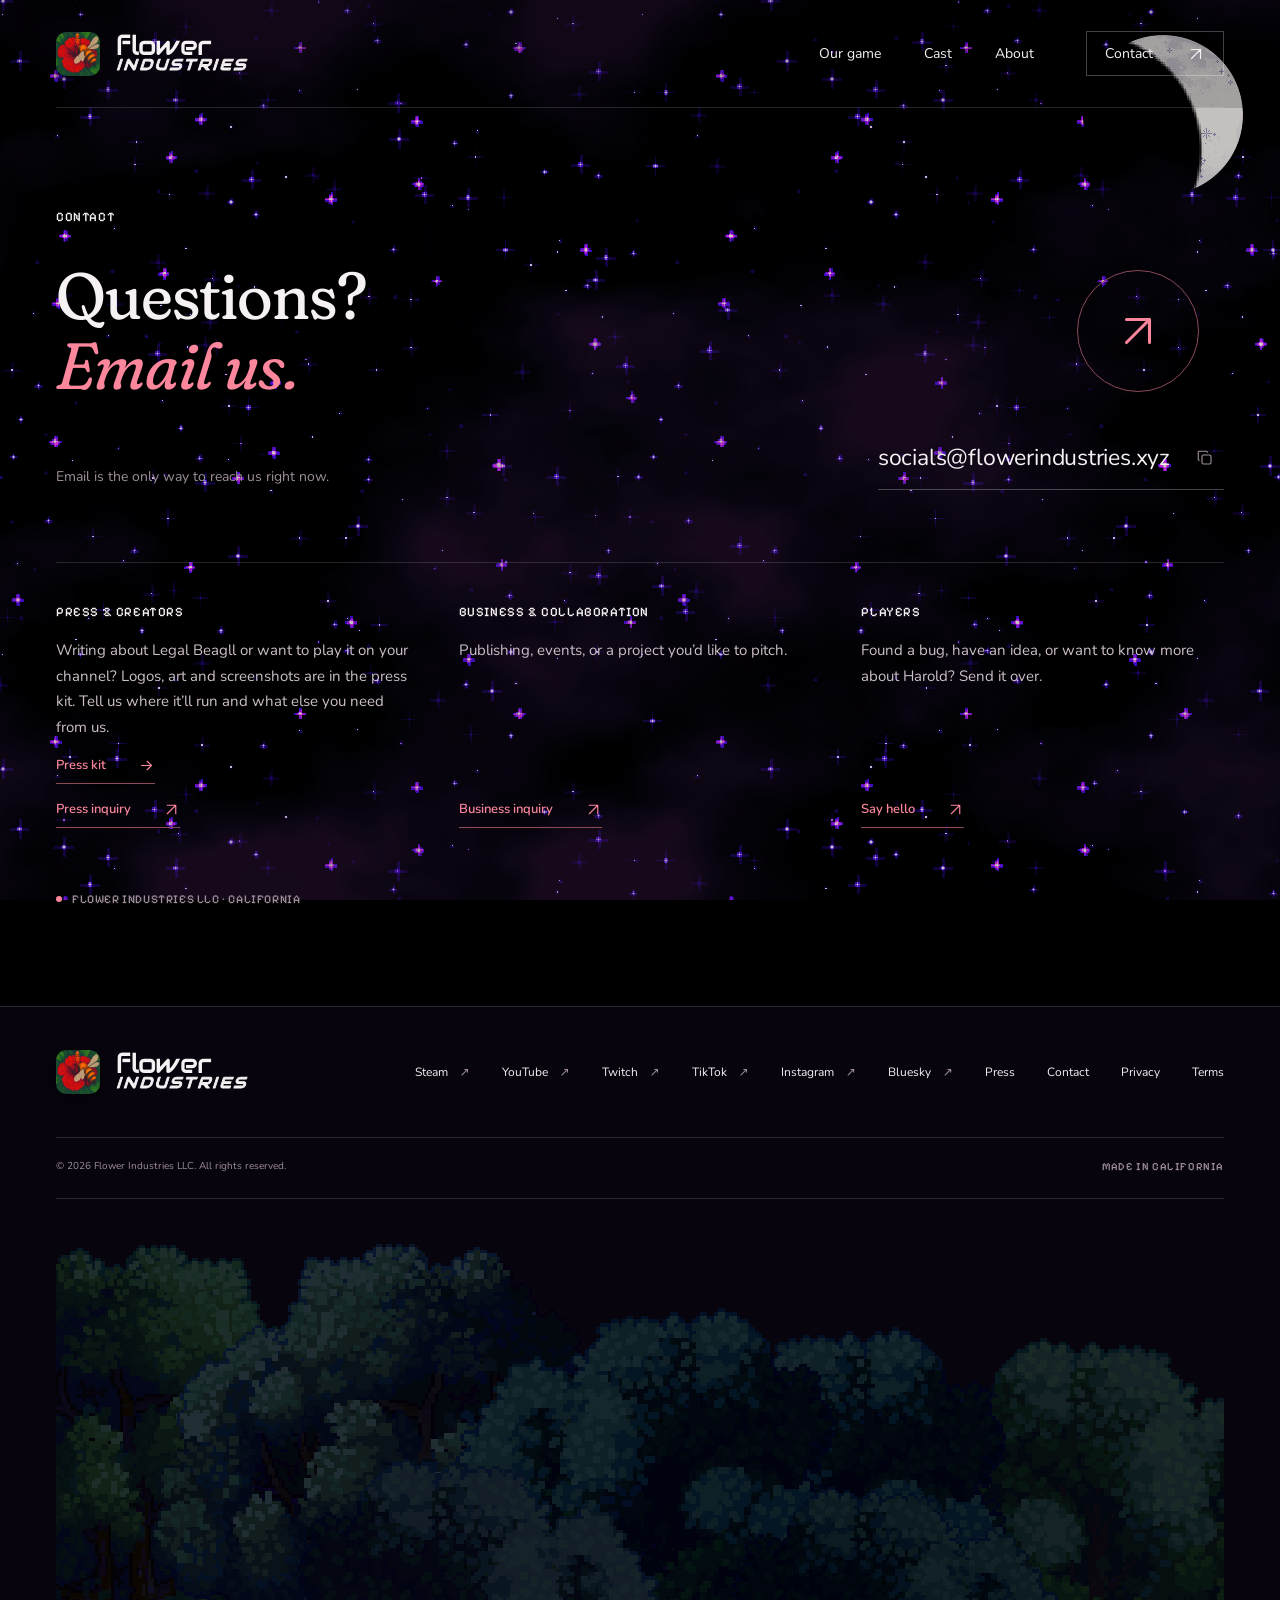
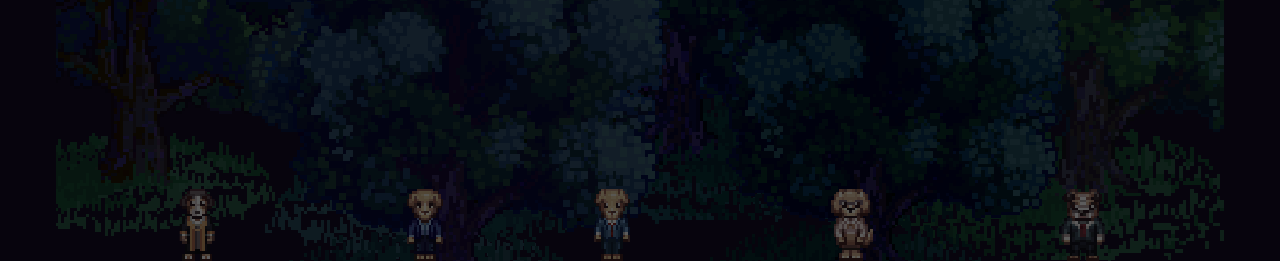
<file: contact.html>
<!doctype html>
<html lang="en">
<head>
  <meta charset="UTF-8">
  <meta name="viewport" content="width=device-width, initial-scale=1.0">
  <meta name="theme-color" content="#000000">
  <link rel="canonical" href="https://flowerindustries.xyz/contact.html">
  <meta name="description" content="Email Flower Industries, the studio making Legal Beagll.">
  <meta property="og:type" content="website">
  <meta property="og:url" content="https://flowerindustries.xyz/contact.html">
  <meta property="og:site_name" content="Flower Industries">
  <meta property="og:image" content="https://flowerindustries.xyz/assets/brand/og-image.jpg">
  <meta property="og:image:width" content="1200">
  <meta property="og:image:height" content="630">
  <meta name="twitter:card" content="summary_large_image">
  <meta property="og:title" content="Contact · Flower Industries">
  <meta property="og:description" content="Email Flower Industries, the studio making Legal Beagll.">
  <title>Contact · Flower Industries</title>
  <link rel="icon" href="assets/brand/favicon.ico?v=3" sizes="any">
  <link rel="icon" href="assets/brand/favicon-32.png?v=3" type="image/png" sizes="32x32">
  <link rel="apple-touch-icon" href="assets/brand/apple-touch-icon.png?v=3">
  <link rel="preconnect" href="https://fonts.googleapis.com">
  <link rel="preconnect" href="https://fonts.gstatic.com" crossorigin>
  <link href="https://fonts.googleapis.com/css2?family=Fraunces:ital,opsz,wght,SOFT,WONK@0,9..144,300..700,0..100,0..1;1,9..144,300..700,0..100,0..1&family=Nunito:wght@400..800&family=Pixelify+Sans:wght@400..700&family=Audiowide&display=swap" rel="stylesheet">
  <link rel="stylesheet" href="styles.css?v=7">
  <script src="script.js?v=9" defer></script>
  <script src="sky.js?v=5" defer></script>
</head>
<body class="subpage">
  <canvas class="page-sky" aria-hidden="true"></canvas>
  <a class="skip-link" href="#main">Skip to content</a>
  <svg class="svg-library" xmlns="http://www.w3.org/2000/svg" aria-hidden="true">
    <symbol id="arrow" viewBox="0 0 24 24"><path d="M5 12h14m-6-6 6 6-6 6" fill="none" stroke="currentColor" stroke-width="1.6" stroke-linecap="round" stroke-linejoin="round"/></symbol>
    <symbol id="arrow-up" viewBox="0 0 24 24"><path d="M6 18 18 6M6 6h12v12" fill="none" stroke="currentColor" stroke-width="1.6" stroke-linecap="round" stroke-linejoin="round"/></symbol>
    <symbol id="steam" viewBox="0 0 24 24"><g fill="none" stroke="currentColor" stroke-width="1.7"><circle cx="16.5" cy="7.5" r="4.5"/><circle cx="16.5" cy="7.5" r="2.4"/><circle cx="8.5" cy="17" r="3.5"/><path d="m11.5 6.5-5 7.4M20.6 9.4l-9.3 9.4M1 11.4l8.3 3.9a1.9 1.9 0 0 1-1.7 3.4L1 15.8"/></g></symbol>
  </svg>
  <header class="site-header">
    <div class="container header-inner">
      <a class="brand" href="index.html" aria-label="Flower Industries home"><img class="brand-logo" src="assets/brand/bee-128.png" alt="" width="44" height="44"><svg class="wordmark" viewBox="0 20 400 130" role="img" aria-label="Flower Industries"><text x="10" y="88" text-anchor="start" font-size="80" letter-spacing="-2">flower</text><text class="wm-bold" transform="skewX(-18) translate(43 0)" x="200" y="132" text-anchor="middle" textLength="380" lengthAdjust="spacing" font-size="46">INDUSTRIES</text></svg></a>
      <button class="menu-toggle" type="button" aria-expanded="false" aria-controls="primary-nav"><span>Menu</span><span class="menu-lines" aria-hidden="true"></span></button>
      <nav id="primary-nav" class="nav" aria-label="Main navigation">
        <a href="index.html#game">Our game</a><a href="index.html#cast">Cast</a><a href="index.html#studio">About</a><a class="nav-contact" href="contact.html" aria-current="page">Contact <svg aria-hidden="true"><use href="#arrow-up"/></svg></a>
      </nav>
    </div>
  </header>
  <main id="main">
    <section class="page-hero section-pad" aria-labelledby="page-title">
      <div class="container">
        <p class="eyebrow">CONTACT</p>
        <div class="contact-main"><h1 id="page-title" class="page-title">Questions?<br><em>Email us.</em></h1><a class="contact-orb" href="mailto:socials@flowerindustries.xyz" aria-label="Email Flower Industries"><svg aria-hidden="true"><use href="#arrow-up"/></svg></a></div>
        <div class="contact-details"><p>Email is the only way to reach us right now.</p><div class="email-row"><a href="mailto:socials@flowerindustries.xyz">socials@flowerindustries.xyz</a><button class="copy-email" type="button" aria-label="Copy email address" title="Copy email address"><svg viewBox="0 0 24 24" aria-hidden="true"><rect x="8" y="8" width="12" height="12" rx="2"/><path d="M15 5V4a1 1 0 0 0-1-1H4a1 1 0 0 0-1 1v10a1 1 0 0 0 1 1h1"/></svg></button></div></div>
        <ul class="contact-topics">
          <li><span class="eyebrow">PRESS &amp; CREATORS</span><p>Writing about Legal Beagll or want to play it on your channel? Logos, art and screenshots are in the press kit. Tell us where it’ll run and what else you need from us.</p><a class="text-link" href="press.html">Press kit <svg aria-hidden="true"><use href="#arrow"/></svg></a><a class="text-link" href="mailto:socials@flowerindustries.xyz?subject=Press%20inquiry">Press inquiry <svg aria-hidden="true"><use href="#arrow-up"/></svg></a></li>
          <li><span class="eyebrow">BUSINESS &amp; COLLABORATION</span><p>Publishing, events, or a project you’d like to pitch.</p><a class="text-link" href="mailto:socials@flowerindustries.xyz?subject=Business%20inquiry">Business inquiry <svg aria-hidden="true"><use href="#arrow-up"/></svg></a></li>
          <li><span class="eyebrow">PLAYERS</span><p>Found a bug, have an idea, or want to know more about Harold? Send it over.</p><a class="text-link" href="mailto:socials@flowerindustries.xyz?subject=Hello%20from%20a%20player">Say hello <svg aria-hidden="true"><use href="#arrow-up"/></svg></a></li>
        </ul>
        <p class="contact-place-line"><span class="status-dot"></span> Flower Industries LLC · California</p>
      </div>
    </section>
  </main>
  <footer class="site-footer">
    <div class="container footer-top">
      <a class="brand" href="index.html" aria-label="Flower Industries home"><img class="brand-logo" src="assets/brand/bee-128.png" alt="" width="44" height="44"><svg class="wordmark" viewBox="0 20 400 130" role="img" aria-label="Flower Industries"><text x="10" y="88" text-anchor="start" font-size="80" letter-spacing="-2">flower</text><text class="wm-bold" transform="skewX(-18) translate(43 0)" x="200" y="132" text-anchor="middle" textLength="380" lengthAdjust="spacing" font-size="46">INDUSTRIES</text></svg></a>
      <div class="footer-links"><a href="https://store.steampowered.com/app/3988040/Legal_Beagll_Justice_is_Argued/" target="_blank" rel="noopener noreferrer">Steam <span aria-hidden="true">↗</span><span class="sr-only"> (opens in a new tab)</span></a><a href="https://www.youtube.com/@FlowerIndustries" target="_blank" rel="noopener noreferrer">YouTube <span aria-hidden="true">↗</span><span class="sr-only"> (opens in a new tab)</span></a><a href="https://www.twitch.tv/directory/category/legal-beagll-justice-is-argued" target="_blank" rel="noopener noreferrer">Twitch <span aria-hidden="true">↗</span><span class="sr-only"> (opens in a new tab)</span></a><a href="https://www.tiktok.com/@flower.industries" target="_blank" rel="noopener noreferrer">TikTok <span aria-hidden="true">↗</span><span class="sr-only"> (opens in a new tab)</span></a><a href="https://www.instagram.com/legalbeagll/" target="_blank" rel="noopener noreferrer">Instagram <span aria-hidden="true">↗</span><span class="sr-only"> (opens in a new tab)</span></a><a href="https://bsky.app/profile/legalbeagll.bsky.social" target="_blank" rel="noopener noreferrer">Bluesky <span aria-hidden="true">↗</span><span class="sr-only"> (opens in a new tab)</span></a><a href="press.html">Press</a><a href="contact.html" aria-current="page">Contact</a><a href="privacy.html">Privacy</a><a href="terms.html">Terms</a></div>
    </div>
    <div class="container footer-bottom"><span>© <span id="year">2026</span> Flower Industries LLC. All rights reserved.</span><span>MADE IN CALIFORNIA</span></div>
  <div class="sprite-strip" aria-hidden="true"><div class="strip-trees" aria-hidden="true"><img src="assets/sky/tree_e.png" alt="" class="" style="left:22%;height:560px;"><img src="assets/sky/tree_d.png" alt="" class="" style="left:47%;height:580px;"><img src="assets/sky/tree_a.png" alt="" class="" style="left:68%;height:640px;"><img src="assets/sky/tree_c.png" alt="" class="" style="left:82%;height:660px;transform:scaleX(-1);"><img src="assets/sky/tree_d.png" alt="" class="" style="left:-14%;height:600px;transform:scaleX(-1);"><img src="assets/sky/tree_d.png" alt="" class="front" style="left:14%;height:520px;transform:scaleX(-1);"><img src="assets/sky/tree_f.png" alt="" class="front" style="left:54%;height:540px;"></div><img src="assets/cast/sprite-harold.png" alt="" width="60" height="120" loading="lazy"><img src="assets/cast/sprite-luna.png" alt="" width="64" height="108" loading="lazy"><img src="assets/cast/sprite-charles.png" alt="" width="64" height="108" loading="lazy"><img src="assets/cast/sprite-sam.png" alt="" width="56" height="116" loading="lazy"><img src="assets/cast/sprite-lovell.png" alt="" width="60" height="120" loading="lazy"></div>
  </footer>
  <div class="toast" role="status" aria-live="polite"></div>
</body>
</html>
</file>
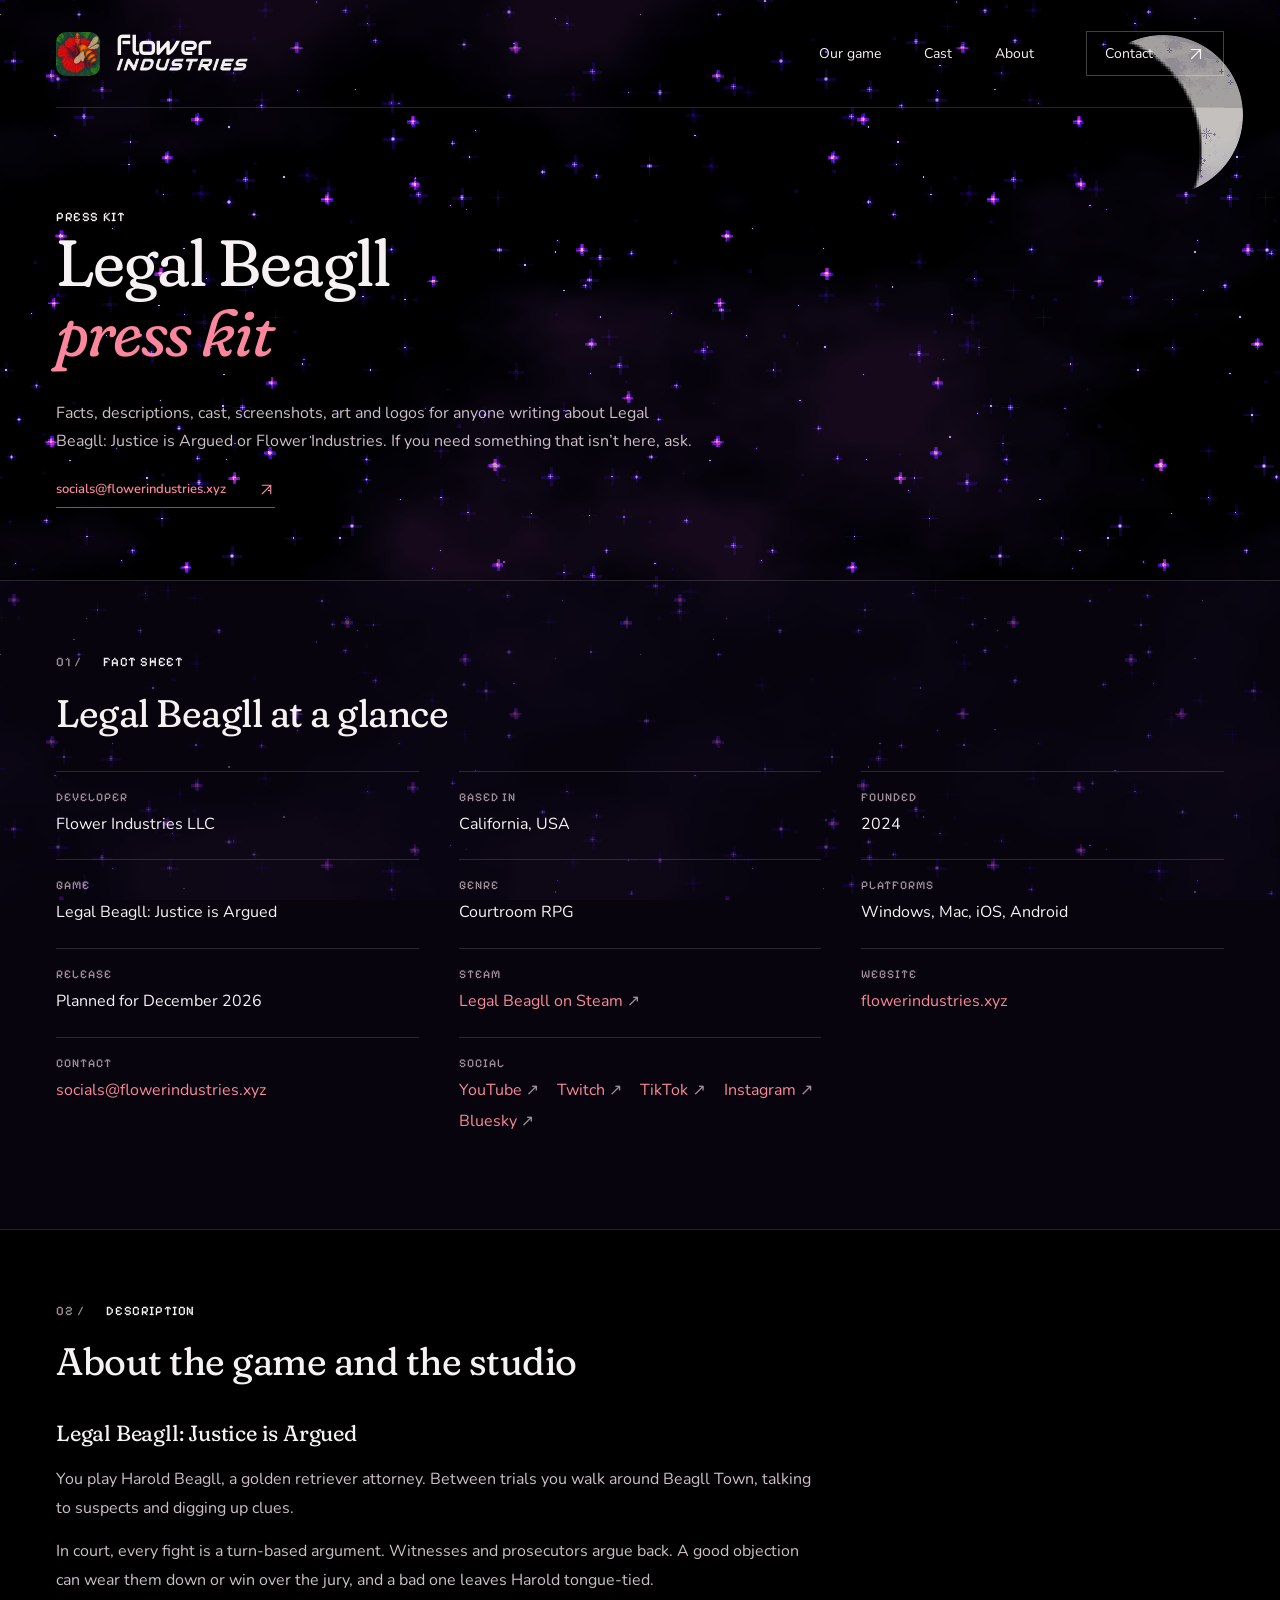
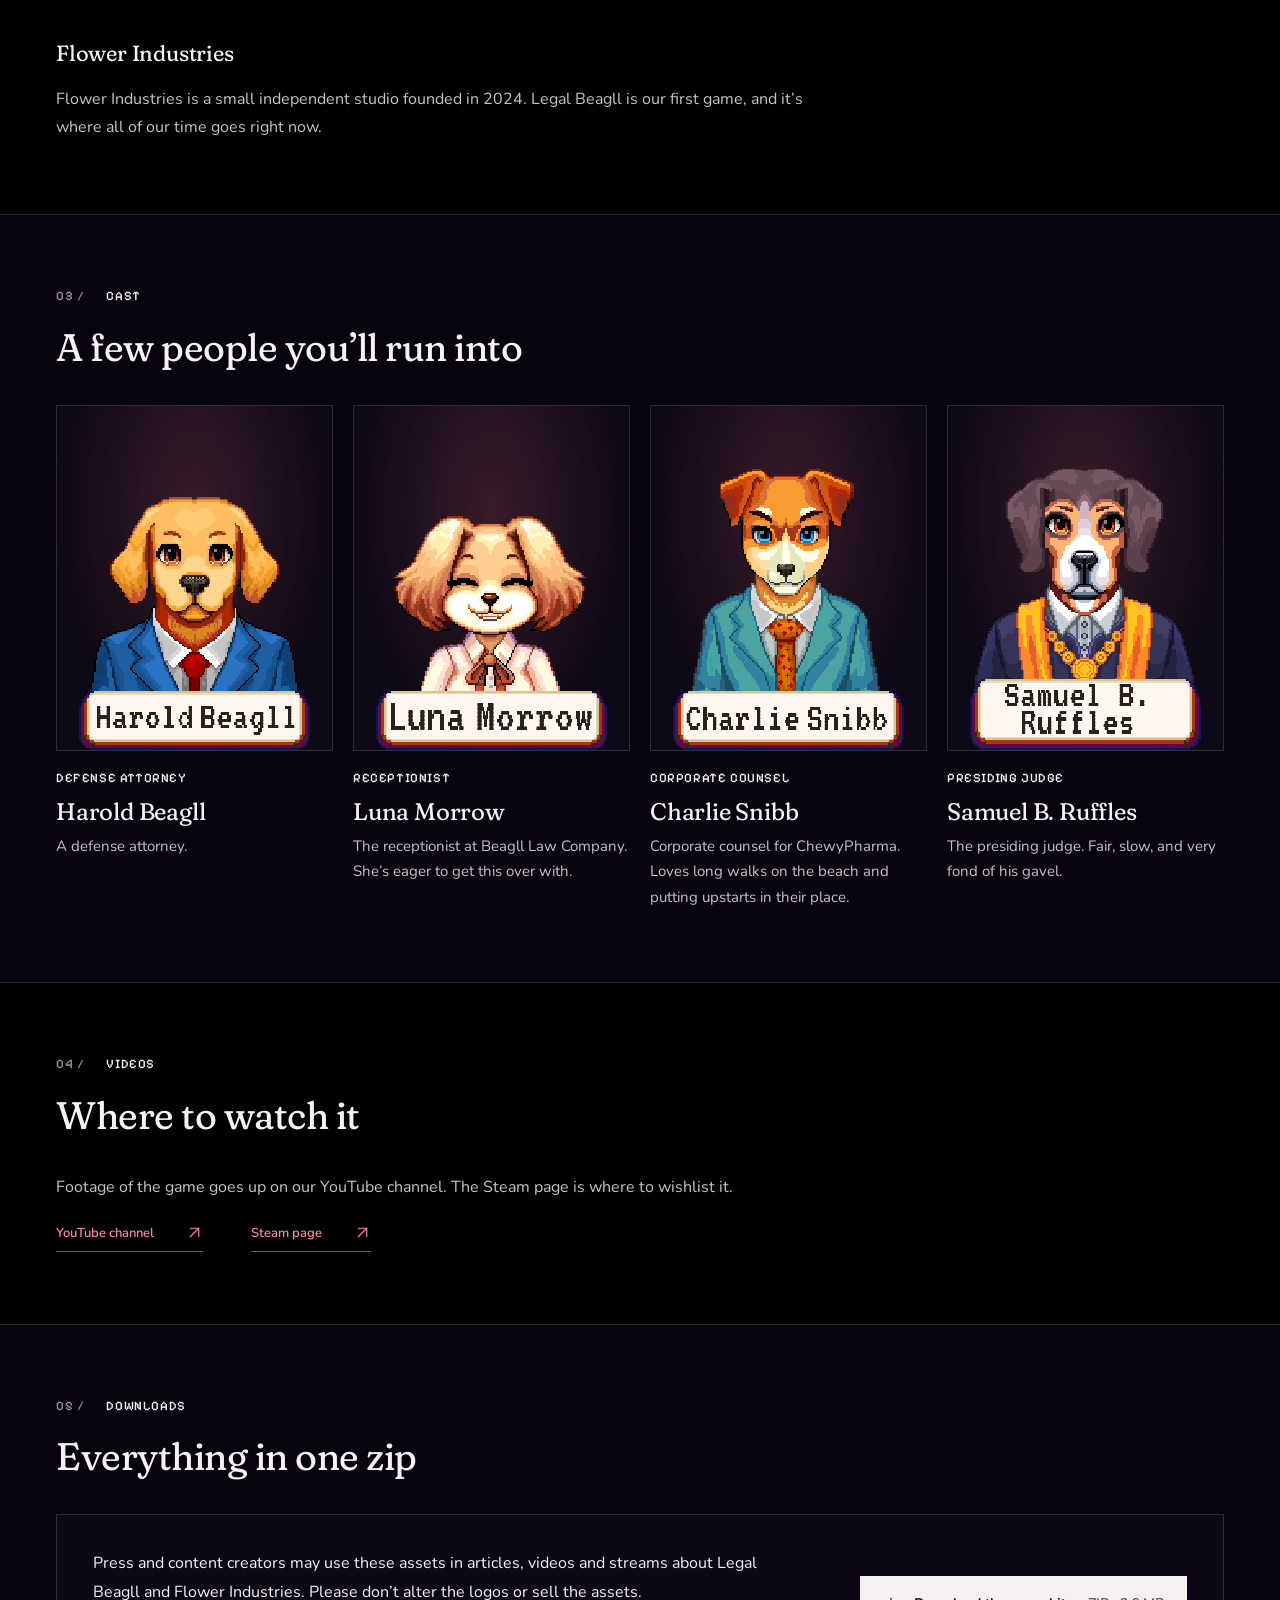
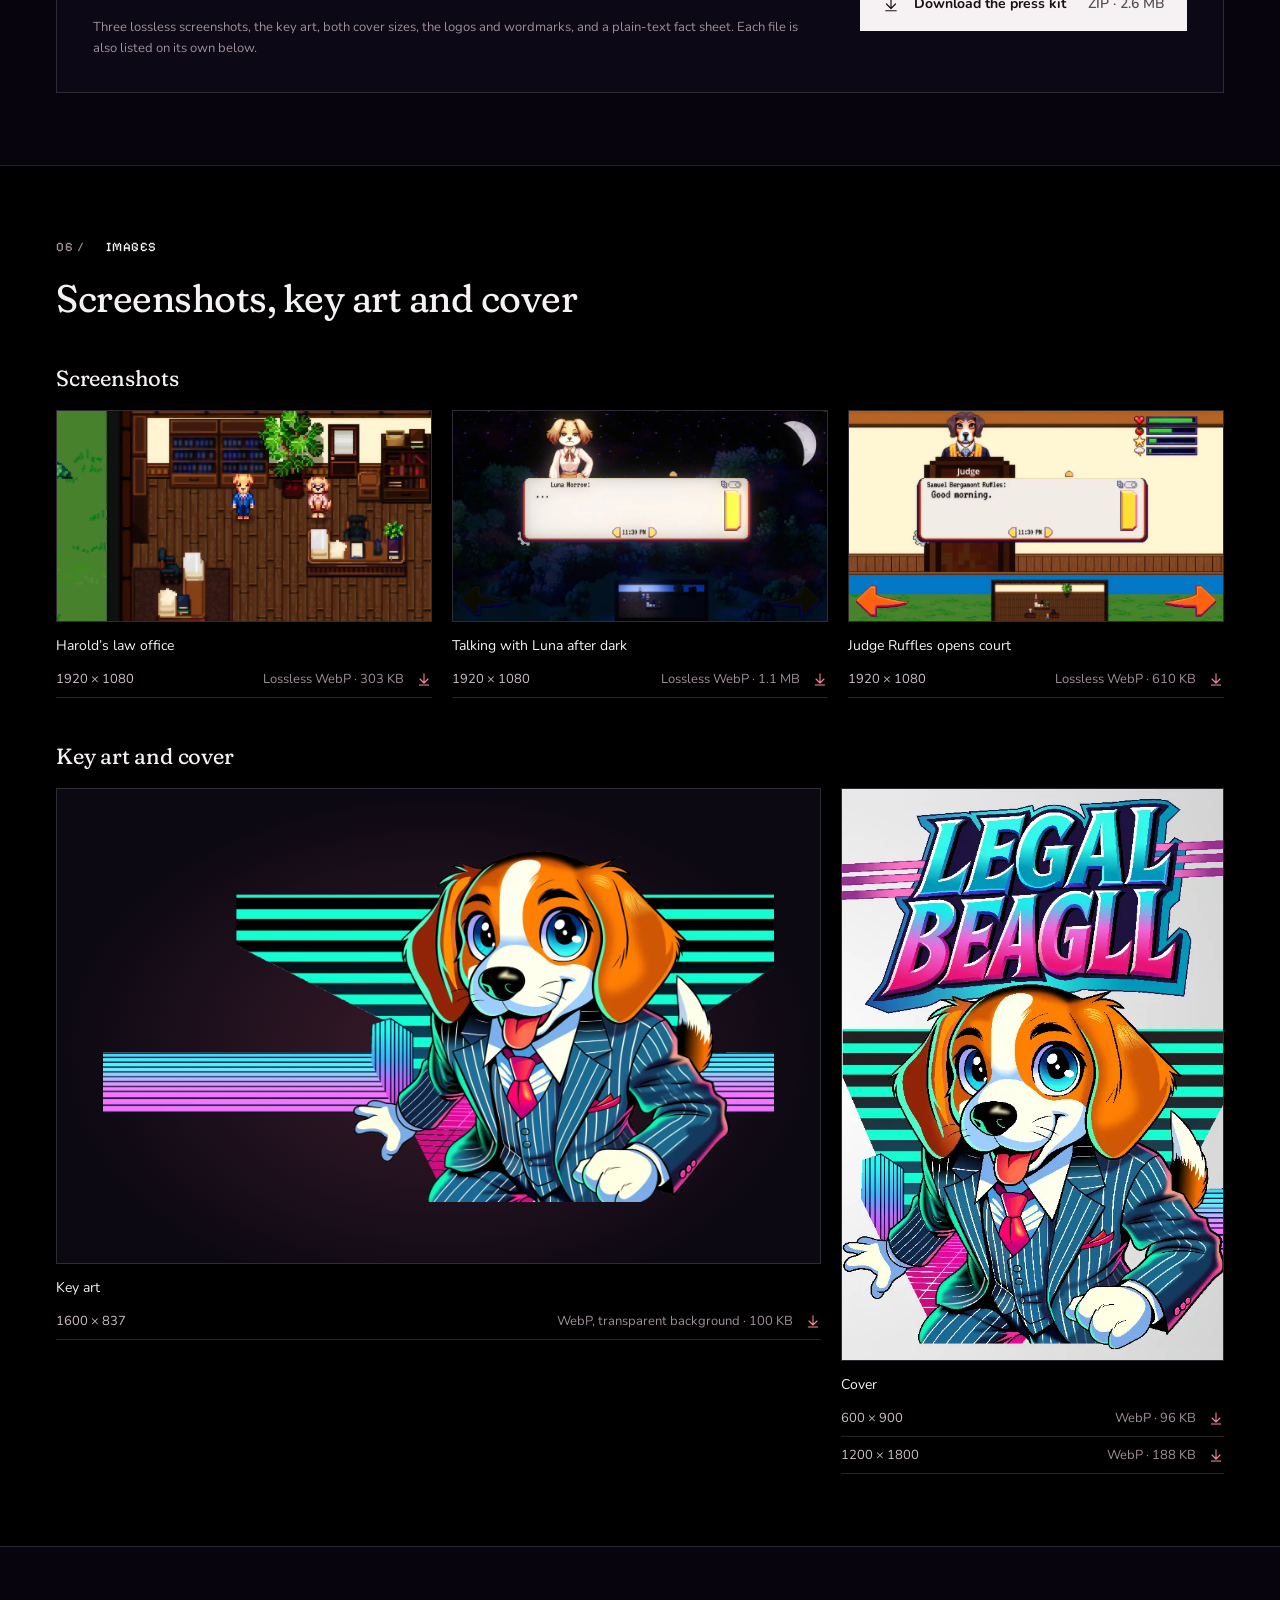
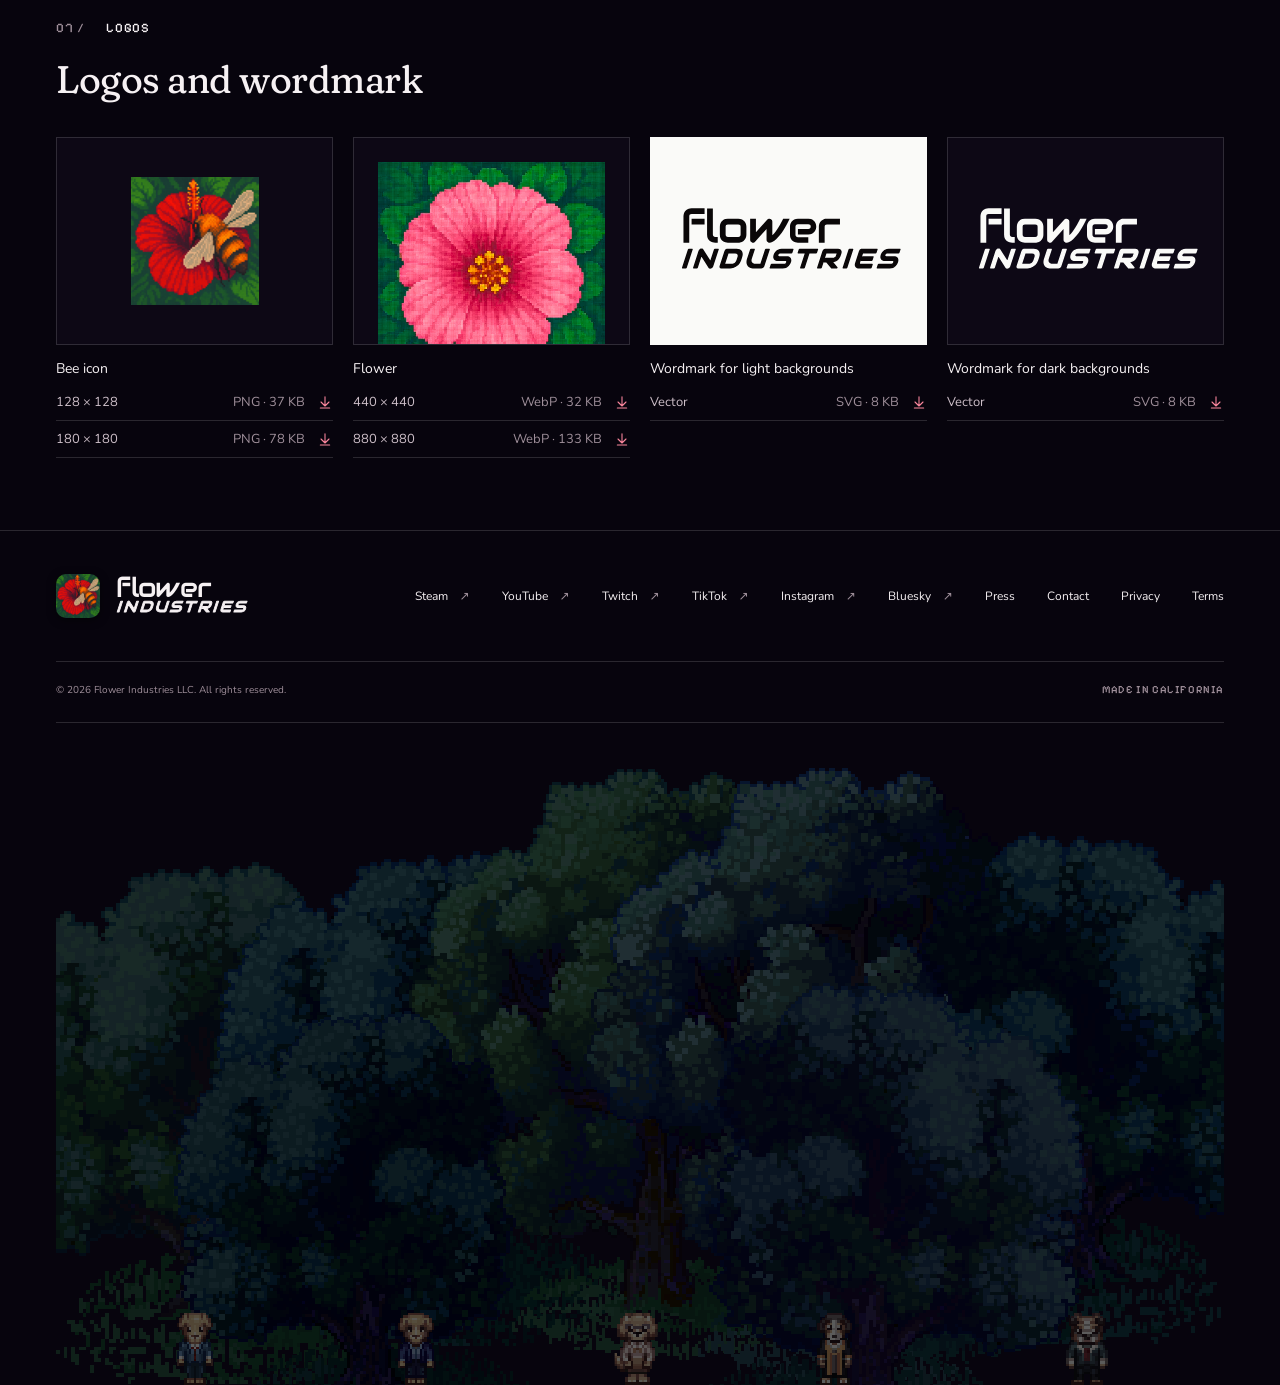
<file: press.html>
<!doctype html>
<html lang="en">
<head>
  <meta charset="UTF-8">
  <meta name="viewport" content="width=device-width, initial-scale=1.0">
  <meta name="theme-color" content="#000000">
  <link rel="canonical" href="https://flowerindustries.xyz/press.html">
  <meta name="description" content="Press kit for Legal Beagll: Justice is Argued and Flower Industries: fact sheet, descriptions, cast, screenshots, key art and logos.">
  <meta property="og:type" content="website">
  <meta property="og:url" content="https://flowerindustries.xyz/press.html">
  <meta property="og:site_name" content="Flower Industries">
  <meta property="og:image" content="https://flowerindustries.xyz/assets/brand/og-image.jpg">
  <meta property="og:image:width" content="1200">
  <meta property="og:image:height" content="630">
  <meta name="twitter:card" content="summary_large_image">
  <meta property="og:title" content="Press kit · Flower Industries">
  <meta property="og:description" content="Press kit for Legal Beagll: Justice is Argued and Flower Industries: fact sheet, descriptions, cast, screenshots, key art and logos.">
  <title>Press kit · Flower Industries</title>
  <link rel="icon" href="assets/brand/favicon.ico?v=3" sizes="any">
  <link rel="icon" href="assets/brand/favicon-32.png?v=3" type="image/png" sizes="32x32">
  <link rel="apple-touch-icon" href="assets/brand/apple-touch-icon.png?v=3">
  <link rel="preconnect" href="https://fonts.googleapis.com">
  <link rel="preconnect" href="https://fonts.gstatic.com" crossorigin>
  <link href="https://fonts.googleapis.com/css2?family=Fraunces:ital,opsz,wght,SOFT,WONK@0,9..144,300..700,0..100,0..1;1,9..144,300..700,0..100,0..1&family=Nunito:wght@400..800&family=Pixelify+Sans:wght@400..700&family=Audiowide&display=swap" rel="stylesheet">
  <link rel="stylesheet" href="styles.css?v=7">
  <script src="script.js?v=9" defer></script>
  <script src="sky.js?v=5" defer></script>
</head>
<body class="subpage">
  <canvas class="page-sky" aria-hidden="true"></canvas>
  <a class="skip-link" href="#main">Skip to content</a>
  <svg class="svg-library" xmlns="http://www.w3.org/2000/svg" aria-hidden="true">
    <symbol id="arrow" viewBox="0 0 24 24"><path d="M5 12h14m-6-6 6 6-6 6" fill="none" stroke="currentColor" stroke-width="1.6" stroke-linecap="round" stroke-linejoin="round"/></symbol>
    <symbol id="arrow-up" viewBox="0 0 24 24"><path d="M6 18 18 6M6 6h12v12" fill="none" stroke="currentColor" stroke-width="1.6" stroke-linecap="round" stroke-linejoin="round"/></symbol>
    <symbol id="arrow-down" viewBox="0 0 24 24"><path d="M12 4v14m-6-6 6 6 6-6M5 21h14" fill="none" stroke="currentColor" stroke-width="1.6" stroke-linecap="round" stroke-linejoin="round"/></symbol>
    <symbol id="steam" viewBox="0 0 24 24"><g fill="none" stroke="currentColor" stroke-width="1.7"><circle cx="16.5" cy="7.5" r="4.5"/><circle cx="16.5" cy="7.5" r="2.4"/><circle cx="8.5" cy="17" r="3.5"/><path d="m11.5 6.5-5 7.4M20.6 9.4l-9.3 9.4M1 11.4l8.3 3.9a1.9 1.9 0 0 1-1.7 3.4L1 15.8"/></g></symbol>
  </svg>
  <header class="site-header">
    <div class="container header-inner">
      <a class="brand" href="index.html" aria-label="Flower Industries home"><img class="brand-logo" src="assets/brand/bee-128.png" alt="" width="44" height="44"><svg class="wordmark" viewBox="0 20 400 130" role="img" aria-label="Flower Industries"><text x="10" y="88" text-anchor="start" font-size="80" letter-spacing="-2">flower</text><text class="wm-bold" transform="skewX(-18) translate(43 0)" x="200" y="132" text-anchor="middle" textLength="380" lengthAdjust="spacing" font-size="46">INDUSTRIES</text></svg></a>
      <button class="menu-toggle" type="button" aria-expanded="false" aria-controls="primary-nav"><span>Menu</span><span class="menu-lines" aria-hidden="true"></span></button>
      <nav id="primary-nav" class="nav" aria-label="Main navigation">
        <a href="index.html#game">Our game</a><a href="index.html#cast">Cast</a><a href="index.html#studio">About</a><a class="nav-contact" href="contact.html">Contact <svg aria-hidden="true"><use href="#arrow-up"/></svg></a>
      </nav>
    </div>
  </header>
  <main id="main">
    <section class="page-hero press-hero section-pad" aria-labelledby="page-title">
      <div class="container">
        <p class="eyebrow">PRESS KIT</p>
        <h1 id="page-title" class="page-title">Legal Beagll<br><em>press kit</em></h1>
        <p class="press-lede">Facts, descriptions, cast, screenshots, art and logos for anyone writing about Legal Beagll: Justice is Argued or Flower Industries. If you need something that isn’t here, ask.</p>
        <a class="text-link" href="mailto:socials@flowerindustries.xyz?subject=Press%20inquiry">socials@flowerindustries.xyz <svg aria-hidden="true"><use href="#arrow-up"/></svg></a>
      </div>
    </section>

    <section id="facts" class="press-section" aria-labelledby="facts-title">
      <div class="container">
        <div class="section-heading"><p class="eyebrow"><span class="section-number">01 /</span> FACT SHEET</p></div>
        <h2 id="facts-title">Legal Beagll at a glance</h2>
        <dl class="press-facts">
          <div><dt>Developer</dt><dd>Flower Industries LLC</dd></div>
          <div><dt>Based in</dt><dd>California, USA</dd></div>
          <div><dt>Founded</dt><dd>2024</dd></div>
          <div><dt>Game</dt><dd>Legal Beagll: Justice is Argued</dd></div>
          <div><dt>Genre</dt><dd>Courtroom RPG</dd></div>
          <div><dt>Platforms</dt><dd>Windows, Mac, iOS, Android</dd></div>
          <div><dt>Release</dt><dd>Planned for December 2026</dd></div>
          <div><dt>Steam</dt><dd><a href="https://store.steampowered.com/app/3988040/Legal_Beagll_Justice_is_Argued/" target="_blank" rel="noopener noreferrer">Legal Beagll on Steam <span aria-hidden="true">↗</span><span class="sr-only"> (opens in a new tab)</span></a></dd></div>
          <div><dt>Website</dt><dd><a href="index.html">flowerindustries.xyz</a></dd></div>
          <div><dt>Contact</dt><dd><a href="mailto:socials@flowerindustries.xyz">socials@flowerindustries.xyz</a></dd></div>
          <div><dt>Social</dt><dd class="press-social"><a href="https://www.youtube.com/@FlowerIndustries" target="_blank" rel="noopener noreferrer">YouTube <span aria-hidden="true">↗</span><span class="sr-only"> (opens in a new tab)</span></a><a href="https://www.twitch.tv/directory/category/legal-beagll-justice-is-argued" target="_blank" rel="noopener noreferrer">Twitch <span aria-hidden="true">↗</span><span class="sr-only"> (opens in a new tab)</span></a><a href="https://www.tiktok.com/@flower.industries" target="_blank" rel="noopener noreferrer">TikTok <span aria-hidden="true">↗</span><span class="sr-only"> (opens in a new tab)</span></a><a href="https://www.instagram.com/legalbeagll/" target="_blank" rel="noopener noreferrer">Instagram <span aria-hidden="true">↗</span><span class="sr-only"> (opens in a new tab)</span></a><a href="https://bsky.app/profile/legalbeagll.bsky.social" target="_blank" rel="noopener noreferrer">Bluesky <span aria-hidden="true">↗</span><span class="sr-only"> (opens in a new tab)</span></a></dd></div>
        </dl>
      </div>
    </section>

    <section id="description" class="press-section" aria-labelledby="description-title">
      <div class="container">
        <div class="section-heading"><p class="eyebrow"><span class="section-number">02 /</span> DESCRIPTION</p></div>
        <h2 id="description-title">About the game and the studio</h2>
        <div class="press-prose">
          <h3>Legal Beagll: Justice is Argued</h3>
          <p>You play Harold Beagll, a golden retriever attorney. Between trials you walk around Beagll Town, talking to suspects and digging up clues.</p>
          <p>In court, every fight is a turn-based argument. Witnesses and prosecutors argue back. A good objection can wear them down or win over the jury, and a bad one leaves Harold tongue-tied.</p>
          <h3>Flower Industries</h3>
          <p>Flower Industries is a small independent studio founded in 2024. Legal Beagll is our first game, and it’s where all of our time goes right now.</p>
        </div>
      </div>
    </section>

    <section id="cast" class="press-section" aria-labelledby="cast-title">
      <div class="container">
        <div class="section-heading"><p class="eyebrow"><span class="section-number">03 /</span> CAST</p></div>
        <h2 id="cast-title">A few people you’ll run into</h2>
        <ul class="press-cast">
          <li><div class="press-portrait"><img src="assets/cast/harold.png" alt="Portrait of Harold Beagll, a golden retriever in a blue suit and red tie." width="565" height="620" loading="lazy" decoding="async"></div><p class="eyebrow">DEFENSE ATTORNEY</p><h3>Harold Beagll</h3><p>A defense attorney.</p></li>
          <li><div class="press-portrait"><img src="assets/cast/luna.png" alt="Portrait of Luna Morrow, smiling in a pink blouse with a bow." width="565" height="572" loading="lazy" decoding="async"></div><p class="eyebrow">RECEPTIONIST</p><h3>Luna Morrow</h3><p>The receptionist at Beagll Law Company. She’s eager to get this over with.</p></li>
          <li><div class="press-portrait"><img src="assets/cast/charlie.png" alt="Portrait of Charlie Snibb, a stern dog in a teal suit." width="565" height="688" loading="lazy" decoding="async"></div><p class="eyebrow">CORPORATE COUNSEL</p><h3>Charlie Snibb</h3><p>Corporate counsel for ChewyPharma. Loves long walks on the beach and putting upstarts in their place.</p></li>
          <li><div class="press-portrait"><img src="assets/cast/sam.png" alt="Portrait of Samuel B. Ruffles, a hound wearing a gold chain of office." width="567" height="690" loading="lazy" decoding="async"></div><p class="eyebrow">PRESIDING JUDGE</p><h3>Samuel B. Ruffles</h3><p>The presiding judge. Fair, slow, and very fond of his gavel.</p></li>
        </ul>
      </div>
    </section>

    <section id="videos" class="press-section" aria-labelledby="videos-title">
      <div class="container">
        <div class="section-heading"><p class="eyebrow"><span class="section-number">04 /</span> VIDEOS</p></div>
        <h2 id="videos-title">Where to watch it</h2>
        <div class="press-prose"><p>Footage of the game goes up on our YouTube channel. The Steam page is where to wishlist it.</p></div>
        <div class="press-links"><a class="text-link" href="https://www.youtube.com/@FlowerIndustries" target="_blank" rel="noopener noreferrer">YouTube channel <svg aria-hidden="true"><use href="#arrow-up"/></svg><span class="sr-only"> (opens in a new tab)</span></a><a class="text-link" href="https://store.steampowered.com/app/3988040/Legal_Beagll_Justice_is_Argued/" target="_blank" rel="noopener noreferrer">Steam page <svg aria-hidden="true"><use href="#arrow-up"/></svg><span class="sr-only"> (opens in a new tab)</span></a></div>
      </div>
    </section>

    <section id="downloads" class="press-section" aria-labelledby="downloads-title">
      <div class="container">
        <div class="section-heading"><p class="eyebrow"><span class="section-number">05 /</span> DOWNLOADS</p></div>
        <h2 id="downloads-title">Everything in one zip</h2>
        <div class="press-usage">
          <div><p>Press and content creators may use these assets in articles, videos and streams about Legal Beagll and Flower Industries. Please don’t alter the logos or sell the assets.</p><small>Three lossless screenshots, the key art, both cover sizes, the logos and wordmarks, and a plain-text fact sheet. Each file is also listed on its own below.</small></div>
          <a class="button button-light" href="assets/press/legal-beagll-press-kit.zip" download><svg aria-hidden="true"><use href="#arrow-down"/></svg> <span>Download the press kit</span><span class="press-size">ZIP · 2.6 MB</span></a>
        </div>
      </div>
    </section>

    <section id="images" class="press-section" aria-labelledby="images-title">
      <div class="container">
        <div class="section-heading"><p class="eyebrow"><span class="section-number">06 /</span> IMAGES</p></div>
        <h2 id="images-title">Screenshots, key art and cover</h2>
        <h3>Screenshots</h3>
        <div class="press-grid">
          <figure class="press-asset"><div class="press-preview"><img src="assets/game-screenshot-1-960.webp" alt="Pixel art gameplay inside a wood-paneled law office." width="960" height="540" loading="lazy" decoding="async"></div><figcaption><span class="press-name">Harold’s law office</span><ul class="press-dl"><li><a href="assets/game-screenshot-1-full.webp" download="legal-beagll-screenshot-1-law-office.webp"><span class="sr-only">Download Harold’s law office, </span>1920 × 1080 <span>Lossless WebP · 303 KB</span><svg aria-hidden="true"><use href="#arrow-down"/></svg></a></li></ul></figcaption></figure>
          <figure class="press-asset"><div class="press-preview"><img src="assets/game-screenshot-2-960.webp" alt="A conversation with Luna Morrow beneath a moonlit sky." width="960" height="540" loading="lazy" decoding="async"></div><figcaption><span class="press-name">Talking with Luna after dark</span><ul class="press-dl"><li><a href="assets/game-screenshot-2-full.webp" download="legal-beagll-screenshot-2-luna-after-dark.webp"><span class="sr-only">Download Talking with Luna after dark, </span>1920 × 1080 <span>Lossless WebP · 1.1 MB</span><svg aria-hidden="true"><use href="#arrow-down"/></svg></a></li></ul></figcaption></figure>
          <figure class="press-asset"><div class="press-preview"><img src="assets/game-screenshot-3-960.webp" alt="A canine judge presiding over a courtroom in Legal Beagll." width="960" height="540" loading="lazy" decoding="async"></div><figcaption><span class="press-name">Judge Ruffles opens court</span><ul class="press-dl"><li><a href="assets/game-screenshot-3-full.webp" download="legal-beagll-screenshot-3-judge-ruffles.webp"><span class="sr-only">Download Judge Ruffles opens court, </span>1920 × 1080 <span>Lossless WebP · 610 KB</span><svg aria-hidden="true"><use href="#arrow-down"/></svg></a></li></ul></figcaption></figure>
        </div>
        <h3>Key art and cover</h3>
        <div class="press-grid press-art">
          <figure class="press-asset"><div class="press-preview is-art"><img src="assets/legal-beagll-key-art.webp" alt="Benny Olivera, a beagle in a pinstripe suit, striking a pose in front of neon stripes." width="1600" height="837" loading="lazy" decoding="async"></div><figcaption><span class="press-name">Key art</span><ul class="press-dl"><li><a href="assets/legal-beagll-key-art.webp" download="legal-beagll-key-art-1600x837.webp"><span class="sr-only">Download Key art, </span>1600 × 837 <span>WebP, transparent background · 100 KB</span><svg aria-hidden="true"><use href="#arrow-down"/></svg></a></li></ul></figcaption></figure>
          <figure class="press-asset"><div class="press-preview"><img src="assets/legal-beagll-cover.webp" alt="Legal Beagll cover: the neon title above Benny Olivera, a beagle in a pinstripe suit, on a teal striped background." width="600" height="900" loading="lazy" decoding="async"></div><figcaption><span class="press-name">Cover</span><ul class="press-dl"><li><a href="assets/legal-beagll-cover.webp" download="legal-beagll-cover-600x900.webp"><span class="sr-only">Download Cover, </span>600 × 900 <span>WebP · 96 KB</span><svg aria-hidden="true"><use href="#arrow-down"/></svg></a></li><li><a href="assets/legal-beagll-cover-1200.webp" download="legal-beagll-cover-1200x1800.webp"><span class="sr-only">Download Cover, </span>1200 × 1800 <span>WebP · 188 KB</span><svg aria-hidden="true"><use href="#arrow-down"/></svg></a></li></ul></figcaption></figure>
        </div>
      </div>
    </section>

    <section id="logos" class="press-section" aria-labelledby="logos-title">
      <div class="container">
        <div class="section-heading"><p class="eyebrow"><span class="section-number">07 /</span> LOGOS</p></div>
        <h2 id="logos-title">Logos and wordmark</h2>
        <div class="press-grid press-logos">
          <figure class="press-asset"><div class="press-preview is-icon"><img src="assets/brand/bee-128.png" alt="Flower Industries icon: a pixel-art bee resting on a red hibiscus." width="128" height="128" loading="lazy" decoding="async"></div><figcaption><span class="press-name">Bee icon</span><ul class="press-dl"><li><a href="assets/brand/bee-128.png" download="flower-industries-bee-128.png"><span class="sr-only">Download Bee icon, </span>128 × 128 <span>PNG · 37 KB</span><svg aria-hidden="true"><use href="#arrow-down"/></svg></a></li><li><a href="assets/brand/apple-touch-icon.png" download="flower-industries-bee-180.png"><span class="sr-only">Download Bee icon, </span>180 × 180 <span>PNG · 78 KB</span><svg aria-hidden="true"><use href="#arrow-down"/></svg></a></li></ul></figcaption></figure>
          <figure class="press-asset"><div class="press-preview is-icon"><img src="assets/brand/logo-440.webp" alt="Flower Industries flower: a pixel-art pink blossom with a yellow centre on green leaves." width="440" height="440" loading="lazy" decoding="async"></div><figcaption><span class="press-name">Flower</span><ul class="press-dl"><li><a href="assets/brand/logo-440.webp" download="flower-industries-flower-440.webp"><span class="sr-only">Download Flower, </span>440 × 440 <span>WebP · 32 KB</span><svg aria-hidden="true"><use href="#arrow-down"/></svg></a></li><li><a href="assets/brand/logo-880.webp" download="flower-industries-flower-880.webp"><span class="sr-only">Download Flower, </span>880 × 880 <span>WebP · 133 KB</span><svg aria-hidden="true"><use href="#arrow-down"/></svg></a></li></ul></figcaption></figure>
          <figure class="press-asset"><div class="press-preview is-icon is-light"><img src="assets/press/flower-industries-wordmark-dark.svg" alt="Flower Industries wordmark in dark letters." width="400" height="130" loading="lazy" decoding="async"></div><figcaption><span class="press-name">Wordmark for light backgrounds</span><ul class="press-dl"><li><a href="assets/press/flower-industries-wordmark-dark.svg" download><span class="sr-only">Download Wordmark for light backgrounds, </span>Vector <span>SVG · 8 KB</span><svg aria-hidden="true"><use href="#arrow-down"/></svg></a></li></ul></figcaption></figure>
          <figure class="press-asset"><div class="press-preview is-icon is-dark"><img src="assets/press/flower-industries-wordmark-light.svg" alt="Flower Industries wordmark in light letters." width="400" height="130" loading="lazy" decoding="async"></div><figcaption><span class="press-name">Wordmark for dark backgrounds</span><ul class="press-dl"><li><a href="assets/press/flower-industries-wordmark-light.svg" download><span class="sr-only">Download Wordmark for dark backgrounds, </span>Vector <span>SVG · 8 KB</span><svg aria-hidden="true"><use href="#arrow-down"/></svg></a></li></ul></figcaption></figure>
        </div>
      </div>
    </section>
  </main>
  <footer class="site-footer">
    <div class="container footer-top">
      <a class="brand" href="index.html" aria-label="Flower Industries home"><img class="brand-logo" src="assets/brand/bee-128.png" alt="" width="44" height="44"><svg class="wordmark" viewBox="0 20 400 130" role="img" aria-label="Flower Industries"><text x="10" y="88" text-anchor="start" font-size="80" letter-spacing="-2">flower</text><text class="wm-bold" transform="skewX(-18) translate(43 0)" x="200" y="132" text-anchor="middle" textLength="380" lengthAdjust="spacing" font-size="46">INDUSTRIES</text></svg></a>
      <div class="footer-links"><a href="https://store.steampowered.com/app/3988040/Legal_Beagll_Justice_is_Argued/" target="_blank" rel="noopener noreferrer">Steam <span aria-hidden="true">↗</span><span class="sr-only"> (opens in a new tab)</span></a><a href="https://www.youtube.com/@FlowerIndustries" target="_blank" rel="noopener noreferrer">YouTube <span aria-hidden="true">↗</span><span class="sr-only"> (opens in a new tab)</span></a><a href="https://www.twitch.tv/directory/category/legal-beagll-justice-is-argued" target="_blank" rel="noopener noreferrer">Twitch <span aria-hidden="true">↗</span><span class="sr-only"> (opens in a new tab)</span></a><a href="https://www.tiktok.com/@flower.industries" target="_blank" rel="noopener noreferrer">TikTok <span aria-hidden="true">↗</span><span class="sr-only"> (opens in a new tab)</span></a><a href="https://www.instagram.com/legalbeagll/" target="_blank" rel="noopener noreferrer">Instagram <span aria-hidden="true">↗</span><span class="sr-only"> (opens in a new tab)</span></a><a href="https://bsky.app/profile/legalbeagll.bsky.social" target="_blank" rel="noopener noreferrer">Bluesky <span aria-hidden="true">↗</span><span class="sr-only"> (opens in a new tab)</span></a><a href="press.html" aria-current="page">Press</a><a href="contact.html">Contact</a><a href="privacy.html">Privacy</a><a href="terms.html">Terms</a></div>
    </div>
    <div class="container footer-bottom"><span>© <span id="year">2026</span> Flower Industries LLC. All rights reserved.</span><span>MADE IN CALIFORNIA</span></div>
  <div class="sprite-strip" aria-hidden="true"><div class="strip-trees" aria-hidden="true"><img src="assets/sky/tree_e.png" alt="" class="" style="left:22%;height:560px;"><img src="assets/sky/tree_d.png" alt="" class="" style="left:47%;height:580px;"><img src="assets/sky/tree_a.png" alt="" class="" style="left:68%;height:640px;"><img src="assets/sky/tree_c.png" alt="" class="" style="left:82%;height:660px;transform:scaleX(-1);"><img src="assets/sky/tree_d.png" alt="" class="" style="left:-14%;height:600px;transform:scaleX(-1);"><img src="assets/sky/tree_d.png" alt="" class="front" style="left:14%;height:520px;transform:scaleX(-1);"><img src="assets/sky/tree_f.png" alt="" class="front" style="left:54%;height:540px;"></div><img src="assets/cast/sprite-harold.png" alt="" width="60" height="120" loading="lazy"><img src="assets/cast/sprite-luna.png" alt="" width="64" height="108" loading="lazy"><img src="assets/cast/sprite-charles.png" alt="" width="64" height="108" loading="lazy"><img src="assets/cast/sprite-sam.png" alt="" width="56" height="116" loading="lazy"><img src="assets/cast/sprite-lovell.png" alt="" width="60" height="120" loading="lazy"></div>
  </footer>
  <div class="toast" role="status" aria-live="polite"></div>
</body>
</html>
</file>
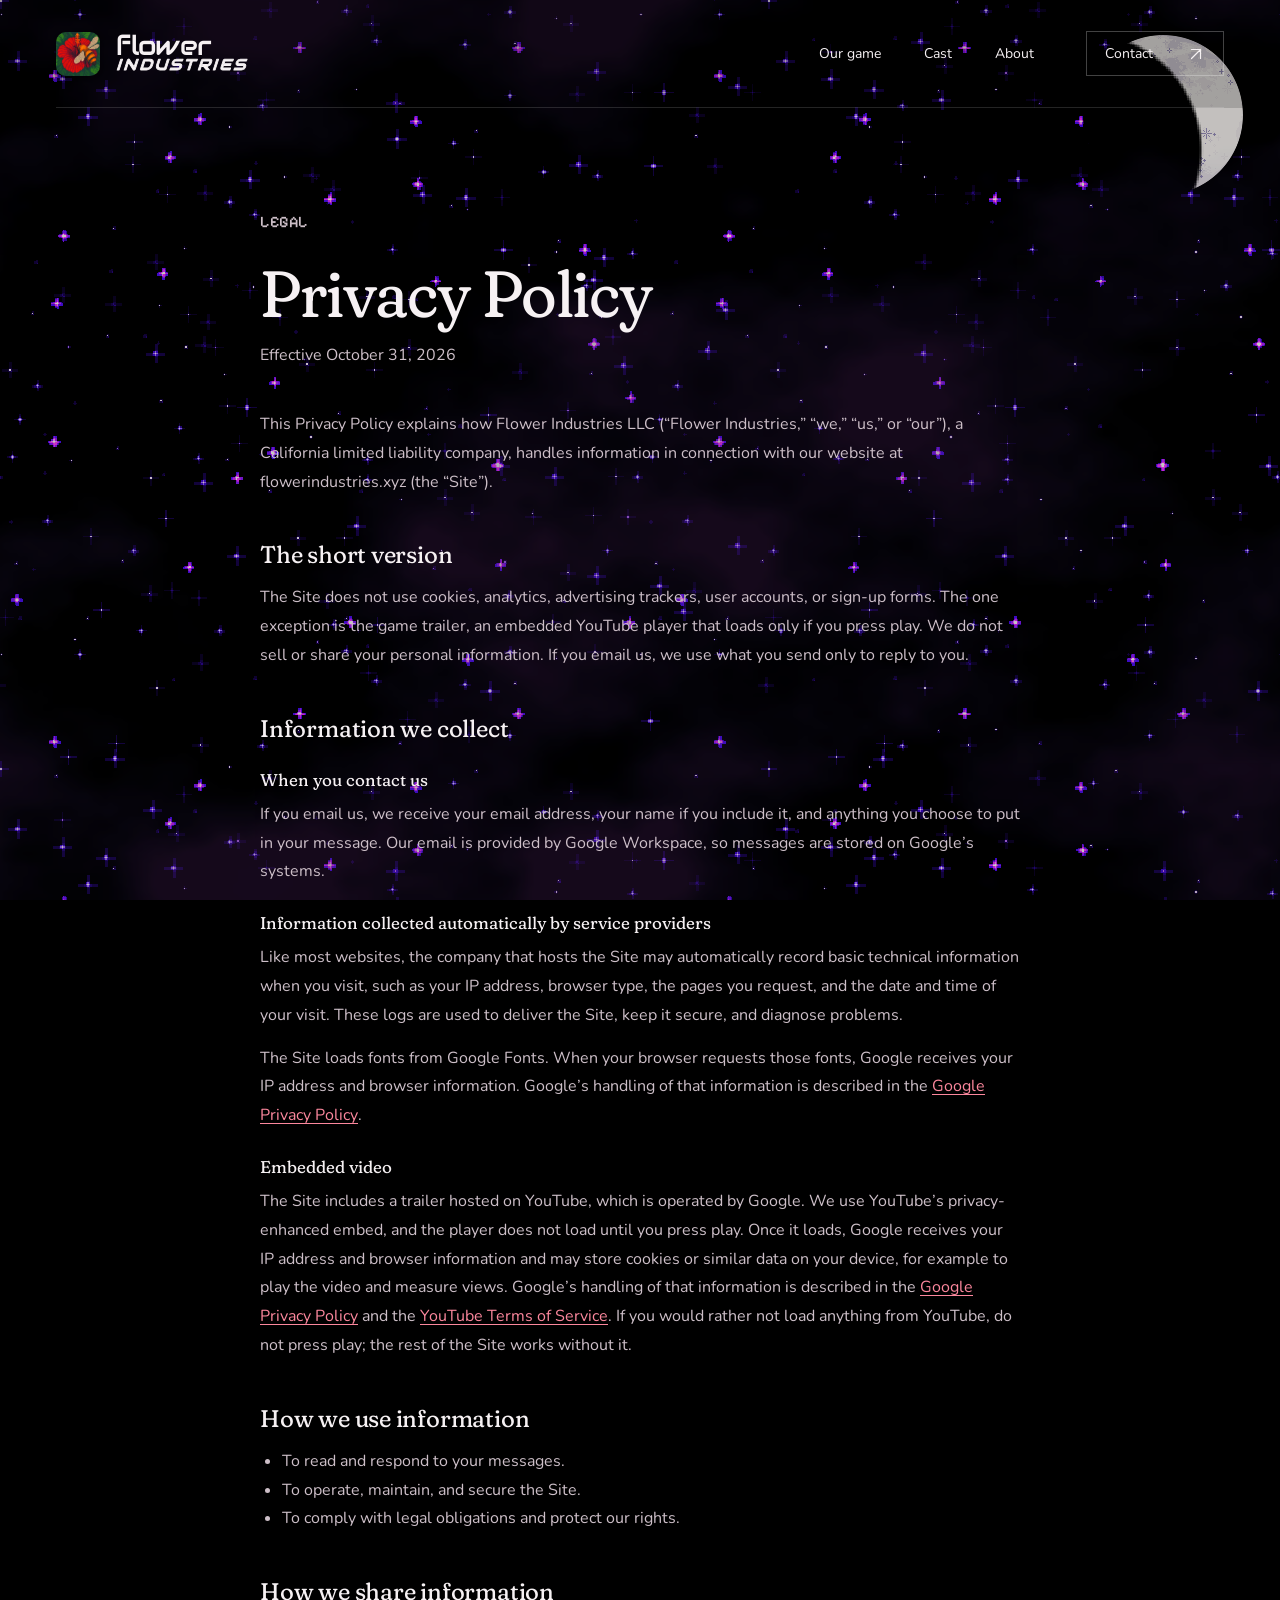
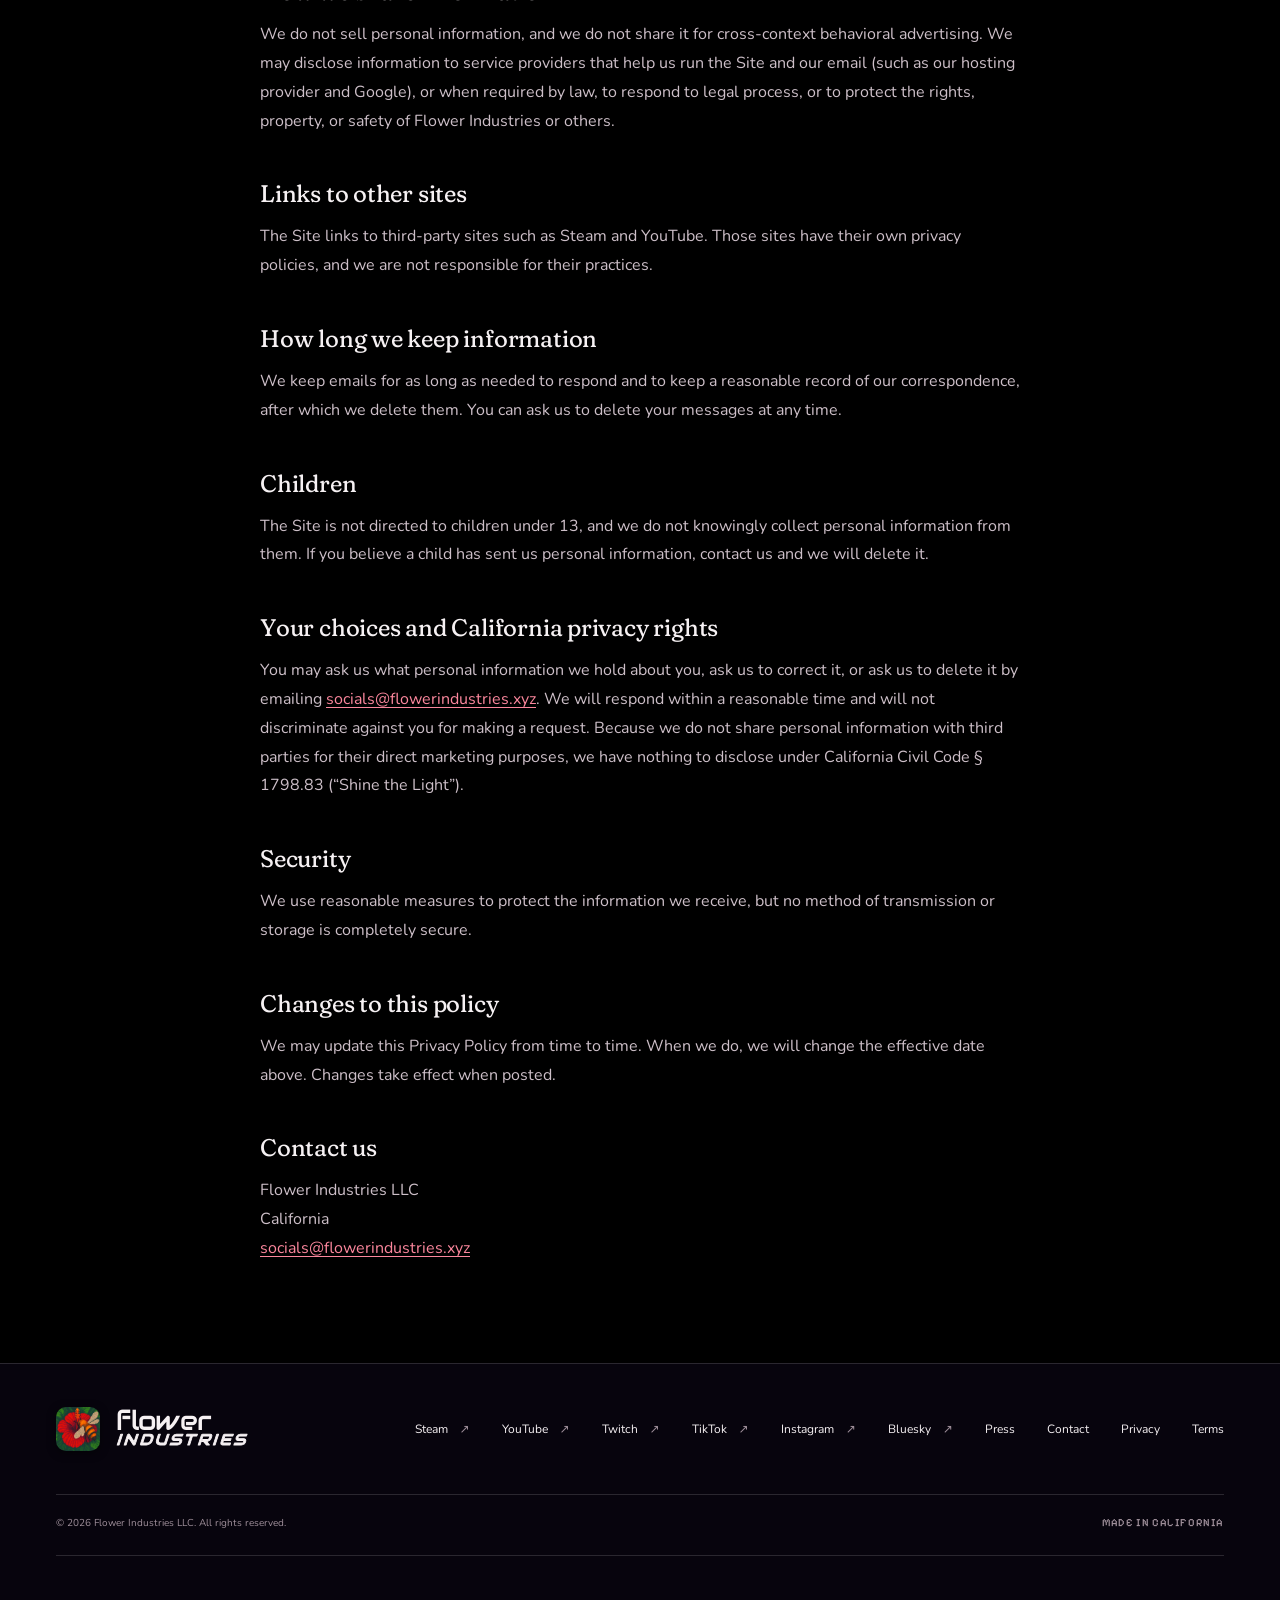
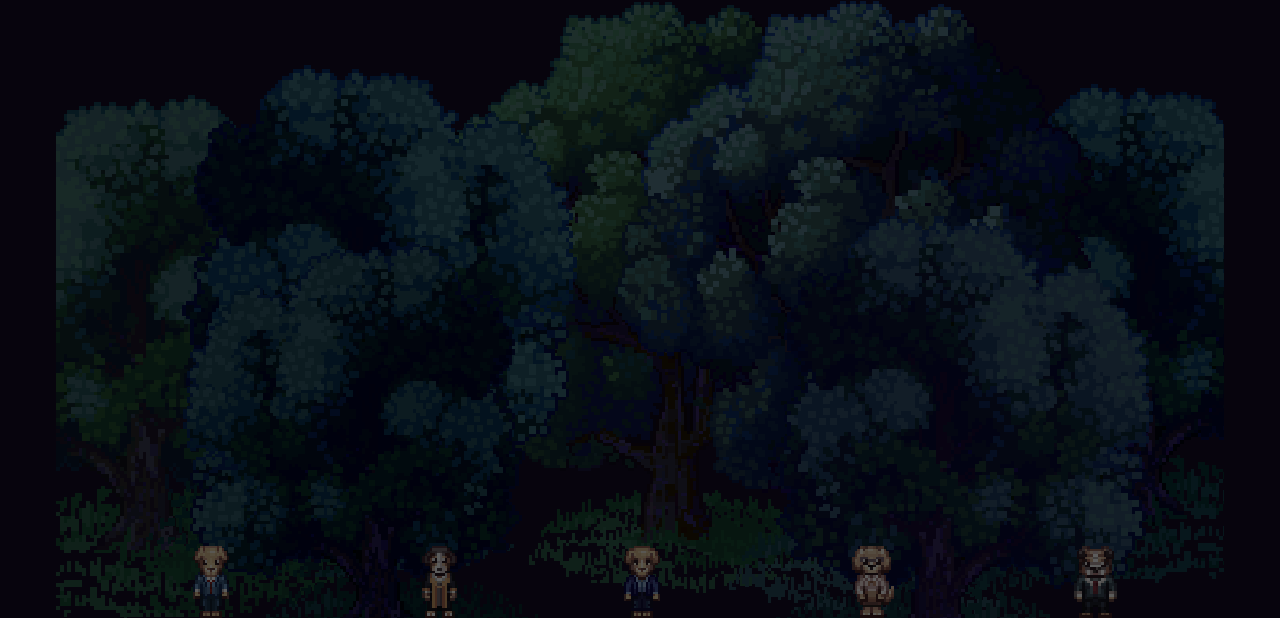
<file: privacy.html>
<!doctype html>
<html lang="en">
<head>
  <meta charset="UTF-8">
  <meta name="viewport" content="width=device-width, initial-scale=1.0">
  <meta name="theme-color" content="#000000">
  <link rel="canonical" href="https://flowerindustries.xyz/privacy.html">
  <meta name="description" content="How Flower Industries LLC handles information on flowerindustries.xyz.">
  <meta property="og:type" content="website">
  <meta property="og:url" content="https://flowerindustries.xyz/privacy.html">
  <meta property="og:site_name" content="Flower Industries">
  <meta property="og:image" content="https://flowerindustries.xyz/assets/brand/og-image.jpg">
  <meta property="og:image:width" content="1200">
  <meta property="og:image:height" content="630">
  <meta name="twitter:card" content="summary_large_image">
  <meta property="og:title" content="Privacy Policy · Flower Industries">
  <meta property="og:description" content="How Flower Industries LLC handles information on flowerindustries.xyz.">
  <title>Privacy Policy · Flower Industries</title>
  <link rel="icon" href="assets/brand/favicon.ico?v=3" sizes="any">
  <link rel="icon" href="assets/brand/favicon-32.png?v=3" type="image/png" sizes="32x32">
  <link rel="apple-touch-icon" href="assets/brand/apple-touch-icon.png?v=3">
  <link rel="preconnect" href="https://fonts.googleapis.com">
  <link rel="preconnect" href="https://fonts.gstatic.com" crossorigin>
  <link href="https://fonts.googleapis.com/css2?family=Fraunces:ital,opsz,wght,SOFT,WONK@0,9..144,300..700,0..100,0..1;1,9..144,300..700,0..100,0..1&family=Nunito:wght@400..800&family=Pixelify+Sans:wght@400..700&family=Audiowide&display=swap" rel="stylesheet">
  <link rel="stylesheet" href="styles.css?v=7">
  <script src="script.js?v=9" defer></script>
  <script src="sky.js?v=5" defer></script>
</head>
<body class="subpage">
  <canvas class="page-sky" aria-hidden="true"></canvas>
  <a class="skip-link" href="#main">Skip to content</a>
  <svg class="svg-library" xmlns="http://www.w3.org/2000/svg" aria-hidden="true">
    <symbol id="arrow" viewBox="0 0 24 24"><path d="M5 12h14m-6-6 6 6-6 6" fill="none" stroke="currentColor" stroke-width="1.6" stroke-linecap="round" stroke-linejoin="round"/></symbol>
    <symbol id="arrow-up" viewBox="0 0 24 24"><path d="M6 18 18 6M6 6h12v12" fill="none" stroke="currentColor" stroke-width="1.6" stroke-linecap="round" stroke-linejoin="round"/></symbol>
    <symbol id="steam" viewBox="0 0 24 24"><g fill="none" stroke="currentColor" stroke-width="1.7"><circle cx="16.5" cy="7.5" r="4.5"/><circle cx="16.5" cy="7.5" r="2.4"/><circle cx="8.5" cy="17" r="3.5"/><path d="m11.5 6.5-5 7.4M20.6 9.4l-9.3 9.4M1 11.4l8.3 3.9a1.9 1.9 0 0 1-1.7 3.4L1 15.8"/></g></symbol>
  </svg>
  <header class="site-header">
    <div class="container header-inner">
      <a class="brand" href="index.html" aria-label="Flower Industries home"><img class="brand-logo" src="assets/brand/bee-128.png" alt="" width="44" height="44"><svg class="wordmark" viewBox="0 20 400 130" role="img" aria-label="Flower Industries"><text x="10" y="88" text-anchor="start" font-size="80" letter-spacing="-2">flower</text><text class="wm-bold" transform="skewX(-18) translate(43 0)" x="200" y="132" text-anchor="middle" textLength="380" lengthAdjust="spacing" font-size="46">INDUSTRIES</text></svg></a>
      <button class="menu-toggle" type="button" aria-expanded="false" aria-controls="primary-nav"><span>Menu</span><span class="menu-lines" aria-hidden="true"></span></button>
      <nav id="primary-nav" class="nav" aria-label="Main navigation">
        <a href="index.html#game">Our game</a><a href="index.html#cast">Cast</a><a href="index.html#studio">About</a><a class="nav-contact" href="contact.html">Contact <svg aria-hidden="true"><use href="#arrow-up"/></svg></a>
      </nav>
    </div>
  </header>
  <main id="main">
    <article class="legal section-pad" aria-labelledby="page-title">
      <div class="container legal-inner">
        <p class="eyebrow">LEGAL</p>
        <h1 id="page-title" class="page-title">Privacy Policy</h1>
        <p class="legal-date">Effective October 31, 2026</p>
        <p>This Privacy Policy explains how Flower Industries LLC (“Flower Industries,” “we,” “us,” or “our”), a California limited liability company, handles information in connection with our website at flowerindustries.xyz (the “Site”).</p>
        <h2>The short version</h2>
        <p>The Site does not use cookies, analytics, advertising trackers, user accounts, or sign-up forms. The one exception is the game trailer, an embedded YouTube player that loads only if you press play. We do not sell or share your personal information. If you email us, we use what you send only to reply to you.</p>
        <h2>Information we collect</h2>
        <h3>When you contact us</h3>
        <p>If you email us, we receive your email address, your name if you include it, and anything you choose to put in your message. Our email is provided by Google Workspace, so messages are stored on Google’s systems.</p>
        <h3>Information collected automatically by service providers</h3>
        <p>Like most websites, the company that hosts the Site may automatically record basic technical information when you visit, such as your IP address, browser type, the pages you request, and the date and time of your visit. These logs are used to deliver the Site, keep it secure, and diagnose problems.</p>
        <p>The Site loads fonts from Google Fonts. When your browser requests those fonts, Google receives your IP address and browser information. Google’s handling of that information is described in the <a href="https://policies.google.com/privacy" target="_blank" rel="noopener noreferrer">Google Privacy Policy<span class="sr-only"> (opens in a new tab)</span></a>.</p>
        <h3>Embedded video</h3>
        <p>The Site includes a trailer hosted on YouTube, which is operated by Google. We use YouTube’s privacy-enhanced embed, and the player does not load until you press play. Once it loads, Google receives your IP address and browser information and may store cookies or similar data on your device, for example to play the video and measure views. Google’s handling of that information is described in the <a href="https://policies.google.com/privacy" target="_blank" rel="noopener noreferrer">Google Privacy Policy<span class="sr-only"> (opens in a new tab)</span></a> and the <a href="https://www.youtube.com/t/terms" target="_blank" rel="noopener noreferrer">YouTube Terms of Service<span class="sr-only"> (opens in a new tab)</span></a>. If you would rather not load anything from YouTube, do not press play; the rest of the Site works without it.</p>
        <h2>How we use information</h2>
        <ul><li>To read and respond to your messages.</li><li>To operate, maintain, and secure the Site.</li><li>To comply with legal obligations and protect our rights.</li></ul>
        <h2>How we share information</h2>
        <p>We do not sell personal information, and we do not share it for cross-context behavioral advertising. We may disclose information to service providers that help us run the Site and our email (such as our hosting provider and Google), or when required by law, to respond to legal process, or to protect the rights, property, or safety of Flower Industries or others.</p>
        <h2>Links to other sites</h2>
        <p>The Site links to third-party sites such as Steam and YouTube. Those sites have their own privacy policies, and we are not responsible for their practices.</p>
        <h2>How long we keep information</h2>
        <p>We keep emails for as long as needed to respond and to keep a reasonable record of our correspondence, after which we delete them. You can ask us to delete your messages at any time.</p>
        <h2>Children</h2>
        <p>The Site is not directed to children under 13, and we do not knowingly collect personal information from them. If you believe a child has sent us personal information, contact us and we will delete it.</p>
        <h2>Your choices and California privacy rights</h2>
        <p>You may ask us what personal information we hold about you, ask us to correct it, or ask us to delete it by emailing <a href="mailto:socials@flowerindustries.xyz">socials@flowerindustries.xyz</a>. We will respond within a reasonable time and will not discriminate against you for making a request. Because we do not share personal information with third parties for their direct marketing purposes, we have nothing to disclose under California Civil Code § 1798.83 (“Shine the Light”).</p>
        <h2>Security</h2>
        <p>We use reasonable measures to protect the information we receive, but no method of transmission or storage is completely secure.</p>
        <h2>Changes to this policy</h2>
        <p>We may update this Privacy Policy from time to time. When we do, we will change the effective date above. Changes take effect when posted.</p>
        <h2>Contact us</h2>
        <p>Flower Industries LLC<br>California<br><a href="mailto:socials@flowerindustries.xyz">socials@flowerindustries.xyz</a></p>
      </div>
    </article>
  </main>
  <footer class="site-footer">
    <div class="container footer-top">
      <a class="brand" href="index.html" aria-label="Flower Industries home"><img class="brand-logo" src="assets/brand/bee-128.png" alt="" width="44" height="44"><svg class="wordmark" viewBox="0 20 400 130" role="img" aria-label="Flower Industries"><text x="10" y="88" text-anchor="start" font-size="80" letter-spacing="-2">flower</text><text class="wm-bold" transform="skewX(-18) translate(43 0)" x="200" y="132" text-anchor="middle" textLength="380" lengthAdjust="spacing" font-size="46">INDUSTRIES</text></svg></a>
      <div class="footer-links"><a href="https://store.steampowered.com/app/3988040/Legal_Beagll_Justice_is_Argued/" target="_blank" rel="noopener noreferrer">Steam <span aria-hidden="true">↗</span><span class="sr-only"> (opens in a new tab)</span></a><a href="https://www.youtube.com/@FlowerIndustries" target="_blank" rel="noopener noreferrer">YouTube <span aria-hidden="true">↗</span><span class="sr-only"> (opens in a new tab)</span></a><a href="https://www.twitch.tv/directory/category/legal-beagll-justice-is-argued" target="_blank" rel="noopener noreferrer">Twitch <span aria-hidden="true">↗</span><span class="sr-only"> (opens in a new tab)</span></a><a href="https://www.tiktok.com/@flower.industries" target="_blank" rel="noopener noreferrer">TikTok <span aria-hidden="true">↗</span><span class="sr-only"> (opens in a new tab)</span></a><a href="https://www.instagram.com/legalbeagll/" target="_blank" rel="noopener noreferrer">Instagram <span aria-hidden="true">↗</span><span class="sr-only"> (opens in a new tab)</span></a><a href="https://bsky.app/profile/legalbeagll.bsky.social" target="_blank" rel="noopener noreferrer">Bluesky <span aria-hidden="true">↗</span><span class="sr-only"> (opens in a new tab)</span></a><a href="press.html">Press</a><a href="contact.html">Contact</a><a href="privacy.html" aria-current="page">Privacy</a><a href="terms.html">Terms</a></div>
    </div>
    <div class="container footer-bottom"><span>© <span id="year">2026</span> Flower Industries LLC. All rights reserved.</span><span>MADE IN CALIFORNIA</span></div>
  <div class="sprite-strip" aria-hidden="true"><div class="strip-trees" aria-hidden="true"><img src="assets/sky/tree_e.png" alt="" class="" style="left:22%;height:560px;"><img src="assets/sky/tree_d.png" alt="" class="" style="left:47%;height:580px;"><img src="assets/sky/tree_a.png" alt="" class="" style="left:68%;height:640px;"><img src="assets/sky/tree_c.png" alt="" class="" style="left:82%;height:660px;transform:scaleX(-1);"><img src="assets/sky/tree_d.png" alt="" class="" style="left:-14%;height:600px;transform:scaleX(-1);"><img src="assets/sky/tree_d.png" alt="" class="front" style="left:14%;height:520px;transform:scaleX(-1);"><img src="assets/sky/tree_f.png" alt="" class="front" style="left:54%;height:540px;"></div><img src="assets/cast/sprite-harold.png" alt="" width="60" height="120" loading="lazy"><img src="assets/cast/sprite-luna.png" alt="" width="64" height="108" loading="lazy"><img src="assets/cast/sprite-charles.png" alt="" width="64" height="108" loading="lazy"><img src="assets/cast/sprite-sam.png" alt="" width="56" height="116" loading="lazy"><img src="assets/cast/sprite-lovell.png" alt="" width="60" height="120" loading="lazy"></div>
  </footer>
  <div class="toast" role="status" aria-live="polite"></div>
</body>
</html>
</file>
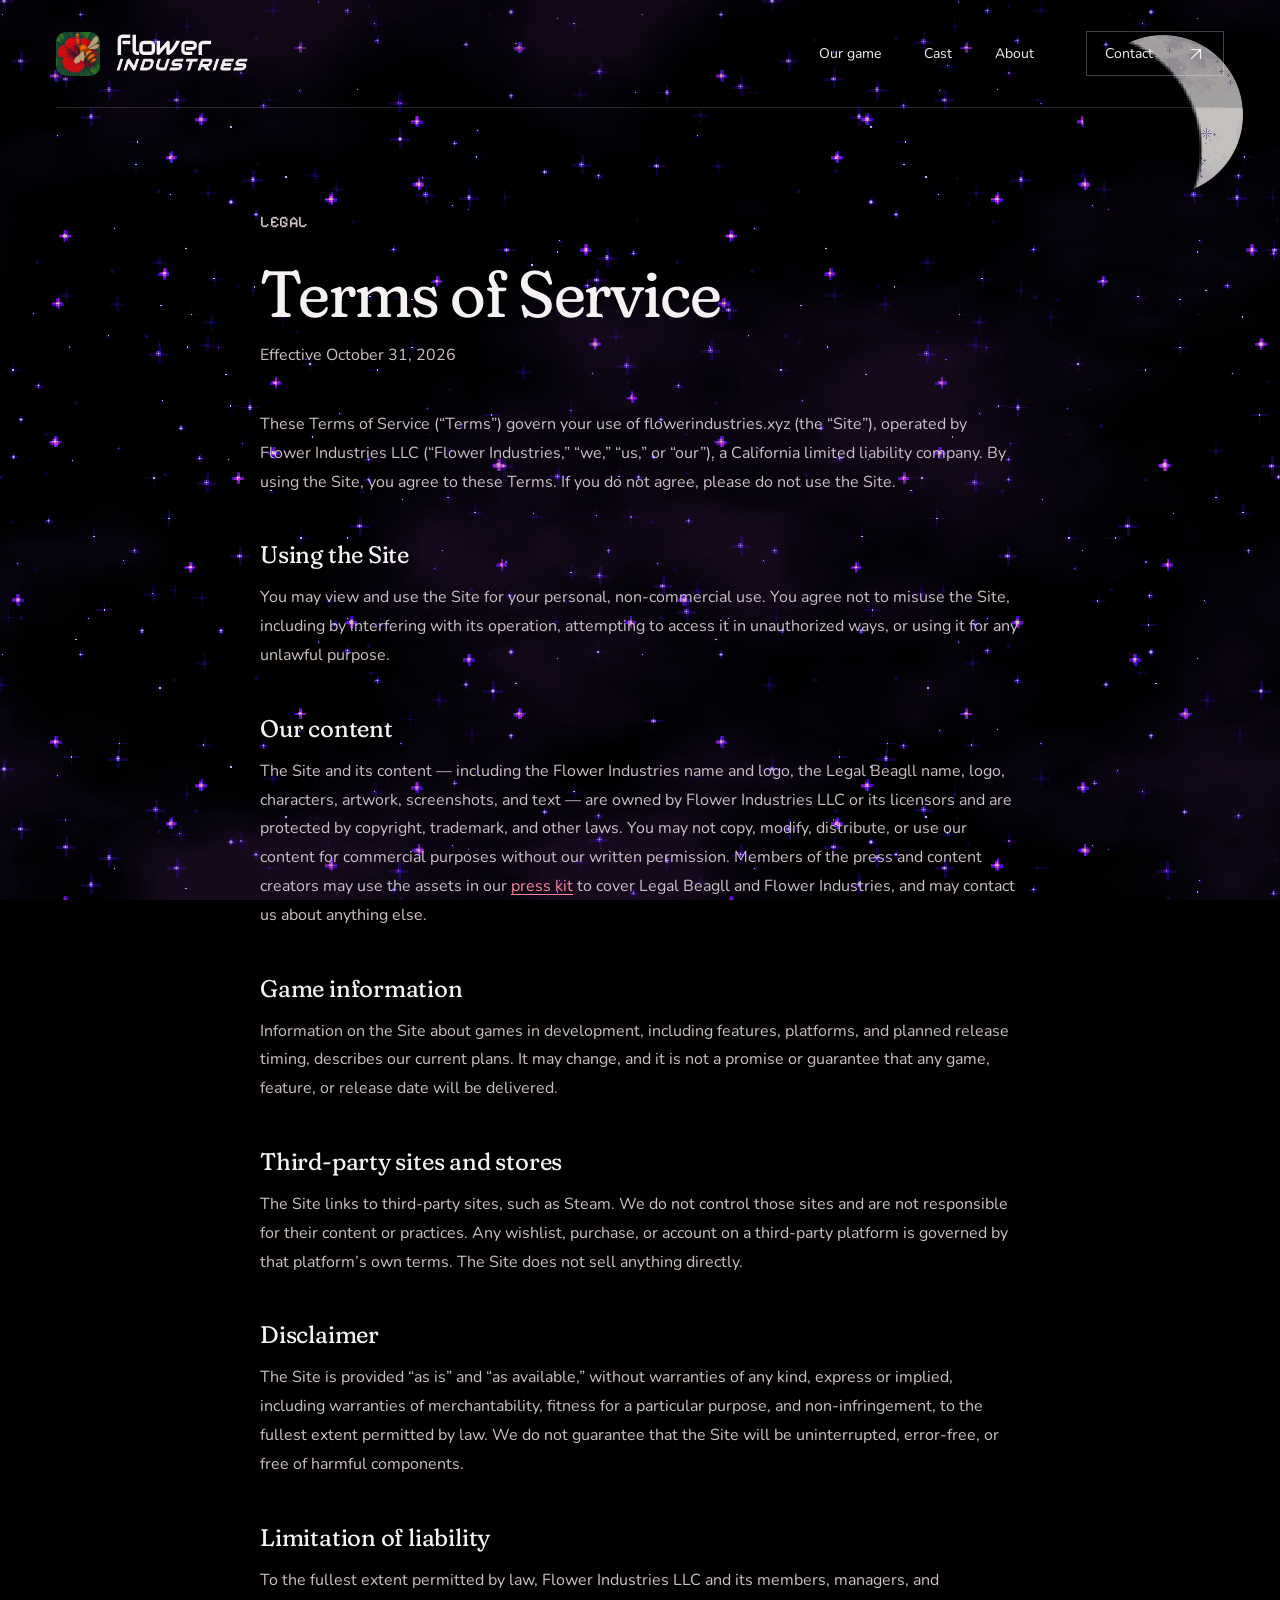
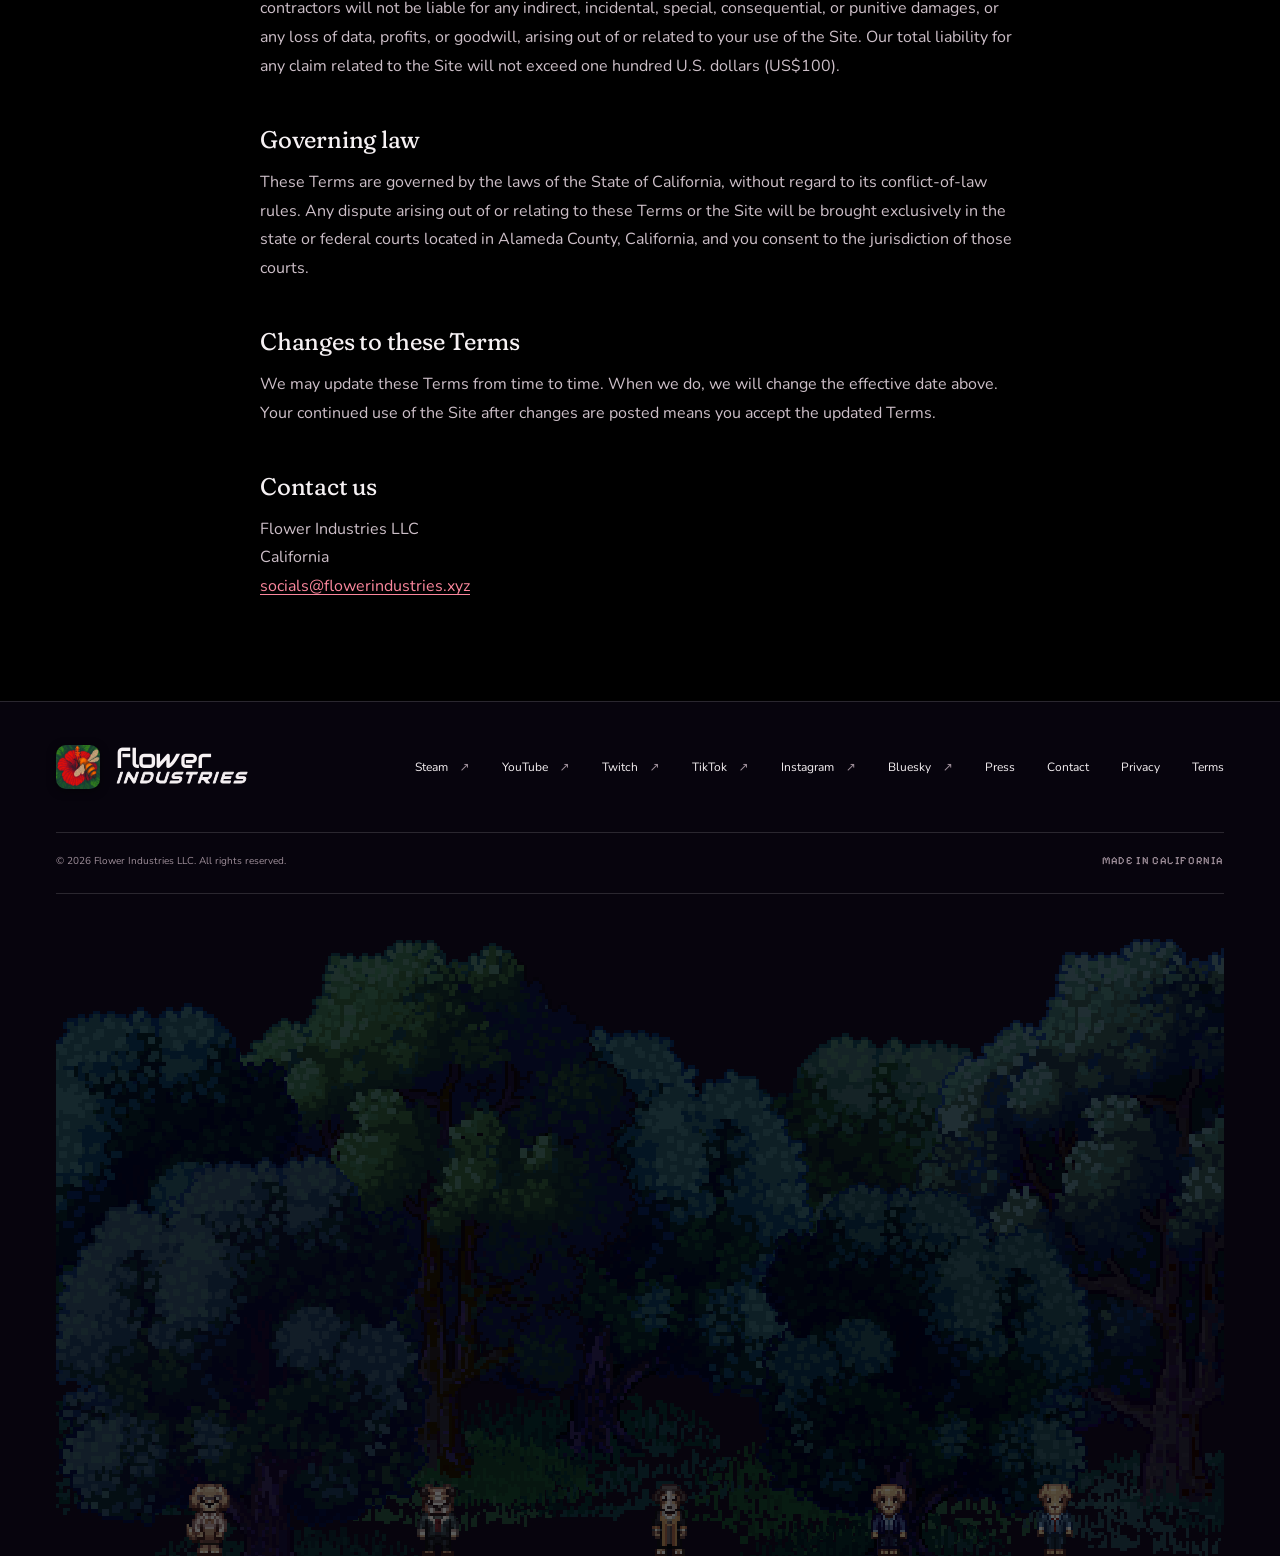
<file: terms.html>
<!doctype html>
<html lang="en">
<head>
  <meta charset="UTF-8">
  <meta name="viewport" content="width=device-width, initial-scale=1.0">
  <meta name="theme-color" content="#000000">
  <link rel="canonical" href="https://flowerindustries.xyz/terms.html">
  <meta name="description" content="Terms of Service for flowerindustries.xyz, operated by Flower Industries LLC.">
  <meta property="og:type" content="website">
  <meta property="og:url" content="https://flowerindustries.xyz/terms.html">
  <meta property="og:site_name" content="Flower Industries">
  <meta property="og:image" content="https://flowerindustries.xyz/assets/brand/og-image.jpg">
  <meta property="og:image:width" content="1200">
  <meta property="og:image:height" content="630">
  <meta name="twitter:card" content="summary_large_image">
  <meta property="og:title" content="Terms of Service · Flower Industries">
  <meta property="og:description" content="Terms of Service for flowerindustries.xyz, operated by Flower Industries LLC.">
  <title>Terms of Service · Flower Industries</title>
  <link rel="icon" href="assets/brand/favicon.ico?v=3" sizes="any">
  <link rel="icon" href="assets/brand/favicon-32.png?v=3" type="image/png" sizes="32x32">
  <link rel="apple-touch-icon" href="assets/brand/apple-touch-icon.png?v=3">
  <link rel="preconnect" href="https://fonts.googleapis.com">
  <link rel="preconnect" href="https://fonts.gstatic.com" crossorigin>
  <link href="https://fonts.googleapis.com/css2?family=Fraunces:ital,opsz,wght,SOFT,WONK@0,9..144,300..700,0..100,0..1;1,9..144,300..700,0..100,0..1&family=Nunito:wght@400..800&family=Pixelify+Sans:wght@400..700&family=Audiowide&display=swap" rel="stylesheet">
  <link rel="stylesheet" href="styles.css?v=7">
  <script src="script.js?v=9" defer></script>
  <script src="sky.js?v=5" defer></script>
</head>
<body class="subpage">
  <canvas class="page-sky" aria-hidden="true"></canvas>
  <a class="skip-link" href="#main">Skip to content</a>
  <svg class="svg-library" xmlns="http://www.w3.org/2000/svg" aria-hidden="true">
    <symbol id="arrow" viewBox="0 0 24 24"><path d="M5 12h14m-6-6 6 6-6 6" fill="none" stroke="currentColor" stroke-width="1.6" stroke-linecap="round" stroke-linejoin="round"/></symbol>
    <symbol id="arrow-up" viewBox="0 0 24 24"><path d="M6 18 18 6M6 6h12v12" fill="none" stroke="currentColor" stroke-width="1.6" stroke-linecap="round" stroke-linejoin="round"/></symbol>
    <symbol id="steam" viewBox="0 0 24 24"><g fill="none" stroke="currentColor" stroke-width="1.7"><circle cx="16.5" cy="7.5" r="4.5"/><circle cx="16.5" cy="7.5" r="2.4"/><circle cx="8.5" cy="17" r="3.5"/><path d="m11.5 6.5-5 7.4M20.6 9.4l-9.3 9.4M1 11.4l8.3 3.9a1.9 1.9 0 0 1-1.7 3.4L1 15.8"/></g></symbol>
  </svg>
  <header class="site-header">
    <div class="container header-inner">
      <a class="brand" href="index.html" aria-label="Flower Industries home"><img class="brand-logo" src="assets/brand/bee-128.png" alt="" width="44" height="44"><svg class="wordmark" viewBox="0 20 400 130" role="img" aria-label="Flower Industries"><text x="10" y="88" text-anchor="start" font-size="80" letter-spacing="-2">flower</text><text class="wm-bold" transform="skewX(-18) translate(43 0)" x="200" y="132" text-anchor="middle" textLength="380" lengthAdjust="spacing" font-size="46">INDUSTRIES</text></svg></a>
      <button class="menu-toggle" type="button" aria-expanded="false" aria-controls="primary-nav"><span>Menu</span><span class="menu-lines" aria-hidden="true"></span></button>
      <nav id="primary-nav" class="nav" aria-label="Main navigation">
        <a href="index.html#game">Our game</a><a href="index.html#cast">Cast</a><a href="index.html#studio">About</a><a class="nav-contact" href="contact.html">Contact <svg aria-hidden="true"><use href="#arrow-up"/></svg></a>
      </nav>
    </div>
  </header>
  <main id="main">
    <article class="legal section-pad" aria-labelledby="page-title">
      <div class="container legal-inner">
        <p class="eyebrow">LEGAL</p>
        <h1 id="page-title" class="page-title">Terms of Service</h1>
        <p class="legal-date">Effective October 31, 2026</p>
        <p>These Terms of Service (“Terms”) govern your use of flowerindustries.xyz (the “Site”), operated by Flower Industries LLC (“Flower Industries,” “we,” “us,” or “our”), a California limited liability company. By using the Site, you agree to these Terms. If you do not agree, please do not use the Site.</p>
        <h2>Using the Site</h2>
        <p>You may view and use the Site for your personal, non-commercial use. You agree not to misuse the Site, including by interfering with its operation, attempting to access it in unauthorized ways, or using it for any unlawful purpose.</p>
        <h2>Our content</h2>
        <p>The Site and its content — including the Flower Industries name and logo, the Legal Beagll name, logo, characters, artwork, screenshots, and text — are owned by Flower Industries LLC or its licensors and are protected by copyright, trademark, and other laws. You may not copy, modify, distribute, or use our content for commercial purposes without our written permission. Members of the press and content creators may use the assets in our <a href="press.html">press kit</a> to cover Legal Beagll and Flower Industries, and may contact us about anything else.</p>
        <h2>Game information</h2>
        <p>Information on the Site about games in development, including features, platforms, and planned release timing, describes our current plans. It may change, and it is not a promise or guarantee that any game, feature, or release date will be delivered.</p>
        <h2>Third-party sites and stores</h2>
        <p>The Site links to third-party sites, such as Steam. We do not control those sites and are not responsible for their content or practices. Any wishlist, purchase, or account on a third-party platform is governed by that platform’s own terms. The Site does not sell anything directly.</p>
        <h2>Disclaimer</h2>
        <p>The Site is provided “as is” and “as available,” without warranties of any kind, express or implied, including warranties of merchantability, fitness for a particular purpose, and non-infringement, to the fullest extent permitted by law. We do not guarantee that the Site will be uninterrupted, error-free, or free of harmful components.</p>
        <h2>Limitation of liability</h2>
        <p>To the fullest extent permitted by law, Flower Industries LLC and its members, managers, and contractors will not be liable for any indirect, incidental, special, consequential, or punitive damages, or any loss of data, profits, or goodwill, arising out of or related to your use of the Site. Our total liability for any claim related to the Site will not exceed one hundred U.S. dollars (US$100).</p>
        <h2>Governing law</h2>
        <p>These Terms are governed by the laws of the State of California, without regard to its conflict-of-law rules. Any dispute arising out of or relating to these Terms or the Site will be brought exclusively in the state or federal courts located in Alameda County, California, and you consent to the jurisdiction of those courts.</p>
        <h2>Changes to these Terms</h2>
        <p>We may update these Terms from time to time. When we do, we will change the effective date above. Your continued use of the Site after changes are posted means you accept the updated Terms.</p>
        <h2>Contact us</h2>
        <p>Flower Industries LLC<br>California<br><a href="mailto:socials@flowerindustries.xyz">socials@flowerindustries.xyz</a></p>
      </div>
    </article>
  </main>
  <footer class="site-footer">
    <div class="container footer-top">
      <a class="brand" href="index.html" aria-label="Flower Industries home"><img class="brand-logo" src="assets/brand/bee-128.png" alt="" width="44" height="44"><svg class="wordmark" viewBox="0 20 400 130" role="img" aria-label="Flower Industries"><text x="10" y="88" text-anchor="start" font-size="80" letter-spacing="-2">flower</text><text class="wm-bold" transform="skewX(-18) translate(43 0)" x="200" y="132" text-anchor="middle" textLength="380" lengthAdjust="spacing" font-size="46">INDUSTRIES</text></svg></a>
      <div class="footer-links"><a href="https://store.steampowered.com/app/3988040/Legal_Beagll_Justice_is_Argued/" target="_blank" rel="noopener noreferrer">Steam <span aria-hidden="true">↗</span><span class="sr-only"> (opens in a new tab)</span></a><a href="https://www.youtube.com/@FlowerIndustries" target="_blank" rel="noopener noreferrer">YouTube <span aria-hidden="true">↗</span><span class="sr-only"> (opens in a new tab)</span></a><a href="https://www.twitch.tv/directory/category/legal-beagll-justice-is-argued" target="_blank" rel="noopener noreferrer">Twitch <span aria-hidden="true">↗</span><span class="sr-only"> (opens in a new tab)</span></a><a href="https://www.tiktok.com/@flower.industries" target="_blank" rel="noopener noreferrer">TikTok <span aria-hidden="true">↗</span><span class="sr-only"> (opens in a new tab)</span></a><a href="https://www.instagram.com/legalbeagll/" target="_blank" rel="noopener noreferrer">Instagram <span aria-hidden="true">↗</span><span class="sr-only"> (opens in a new tab)</span></a><a href="https://bsky.app/profile/legalbeagll.bsky.social" target="_blank" rel="noopener noreferrer">Bluesky <span aria-hidden="true">↗</span><span class="sr-only"> (opens in a new tab)</span></a><a href="press.html">Press</a><a href="contact.html">Contact</a><a href="privacy.html">Privacy</a><a href="terms.html" aria-current="page">Terms</a></div>
    </div>
    <div class="container footer-bottom"><span>© <span id="year">2026</span> Flower Industries LLC. All rights reserved.</span><span>MADE IN CALIFORNIA</span></div>
  <div class="sprite-strip" aria-hidden="true"><div class="strip-trees" aria-hidden="true"><img src="assets/sky/tree_e.png" alt="" class="" style="left:22%;height:560px;"><img src="assets/sky/tree_d.png" alt="" class="" style="left:47%;height:580px;"><img src="assets/sky/tree_a.png" alt="" class="" style="left:68%;height:640px;"><img src="assets/sky/tree_c.png" alt="" class="" style="left:82%;height:660px;transform:scaleX(-1);"><img src="assets/sky/tree_d.png" alt="" class="" style="left:-14%;height:600px;transform:scaleX(-1);"><img src="assets/sky/tree_d.png" alt="" class="front" style="left:14%;height:520px;transform:scaleX(-1);"><img src="assets/sky/tree_f.png" alt="" class="front" style="left:54%;height:540px;"></div><img src="assets/cast/sprite-harold.png" alt="" width="60" height="120" loading="lazy"><img src="assets/cast/sprite-luna.png" alt="" width="64" height="108" loading="lazy"><img src="assets/cast/sprite-charles.png" alt="" width="64" height="108" loading="lazy"><img src="assets/cast/sprite-sam.png" alt="" width="56" height="116" loading="lazy"><img src="assets/cast/sprite-lovell.png" alt="" width="60" height="120" loading="lazy"></div>
  </footer>
  <div class="toast" role="status" aria-live="polite"></div>
</body>
</html>
</file>
<file: styles.css>
:root{
  /* Palette — dark site over the twinkle sky; the hero keeps the flower tiles. Edit here to re-theme */
  --bg:transparent;--bg-rgb:0,0,0;--panel:rgba(14,10,22,.88);--panel-2:rgba(40,20,40,.8);--band:rgba(10,6,18,.72);
  --border:rgba(255,255,255,.14);--border-strong:rgba(255,255,255,.26);
  --ink:#f6f1f3;--text:#cdbfc8;--muted:#9f8f9a;
  --accent:#fc879d;--accent-hi:#ffb4c2;--on-accent:#2b0c14;--accent-soft:#f5718c;--accent-line:#8a4a58;--accent-glow:#3a1b2a;
  --secondary:#a08f99;
  --light-btn:#f6f1f3;--on-light:#1a1017;
  --stage:rgba(8,6,14,.9);--stage-hover:rgba(20,12,28,.95);--stage-text:#9f8f9a;--stage-glow:rgba(245,113,140,.12);
  --hero-bg:#fafaf8;--hero-ink:#2b1f2a;--hero-text:#5b4b55;
  --scrim:rgba(0,0,0,.85);--shadow:rgba(0,0,0,.5);
  --display:'Fraunces',Georgia,'Times New Roman',serif;--body:'Nunito','Trebuchet MS','Segoe UI',system-ui,sans-serif;--pixel:'Pixelify Sans','Courier New',monospace;--wordmark:'Audiowide','Arial Black',sans-serif;color-scheme:dark}
*{box-sizing:border-box}html{scroll-behavior:smooth;scroll-padding-top:30px}body{margin:0;background:#000;color:var(--ink);font-family:var(--body);font-size:16px;-webkit-font-smoothing:antialiased}body.modal-open{overflow:hidden}a{color:inherit;text-decoration:none}button{font:inherit;color:inherit}button,a{-webkit-tap-highlight-color:transparent}button{cursor:pointer}button:disabled{cursor:default}img{display:block;max-width:100%;height:auto}svg{display:inline-block;width:24px;height:24px;flex-shrink:0}h1,h2,h3,p{margin:0}h1,h2,h3{font-family:var(--display);font-weight:400}button,a{touch-action:manipulation}a:focus-visible,button:focus-visible{outline:2px solid var(--accent);outline-offset:7px}::selection{background:var(--accent);color:var(--on-accent)}.container{width:calc(100% - 112px);max-width:1328px;margin-inline:auto}.svg-library{position:absolute;width:0;height:0;overflow:hidden}.sr-only{position:absolute;width:1px;height:1px;padding:0;margin:-1px;overflow:hidden;clip:rect(0,0,0,0);white-space:nowrap;border:0}.skip-link{position:fixed;left:20px;top:-100px;background:var(--accent);color:var(--on-accent);padding:16px 24px;z-index:100}.skip-link:focus{top:16px}
.site-header{position:relative;z-index:10;background:rgba(0,0,0,.35);color:var(--ink)}.header-inner{height:108px;border-bottom:1px solid var(--border);display:flex;align-items:center;justify-content:space-between}.brand{display:inline-flex;align-items:center;gap:13px}.brand-logo{width:44px;height:44px;border-radius:10px;box-shadow:0 2px 8px var(--shadow)}.nav{display:flex;align-items:center;gap:43px;font-size:14px}.nav a{transition:color .2s;color:var(--ink)}.nav a:hover{color:var(--accent)}.nav-contact{display:flex;align-items:center;gap:34px;margin-left:9px;border:1px solid var(--border-strong);padding:12px 18px}.nav-contact svg{width:18px;height:18px}.menu-toggle{display:none}
.hero{position:relative;isolation:isolate;overflow:hidden;background:var(--hero-bg);color:var(--hero-ink)}.hero-inner{min-height:720px;display:flex;flex-direction:column;justify-content:space-between;padding-top:103px}.eyebrow{font-size:11px;font-weight:550;letter-spacing:1.7px;line-height:1.5;display:flex;align-items:center;gap:12px}.status-dot{display:inline-block;width:6px;height:6px;border-radius:50%;background:var(--accent);flex-shrink:0}.button{display:inline-flex;align-items:center;justify-content:center;gap:36px;padding:17px 22px;min-height:55px;font-size:14px;font-weight:600;transition:background .2s,transform .2s}.button svg{width:21px;height:21px}.button:hover{transform:translateY(-3px)}.hero-bottom{display:flex;align-items:center;justify-content:space-between;padding:56px 0 27px;font-size:9px;letter-spacing:1.5px;color:var(--hero-text)}.hero-bottom>a{display:flex;gap:23px;align-items:center}.hero-bottom>a>span{font-size:22px;color:var(--hero-ink)}
.section-pad{padding:100px 0}.section-heading{display:flex;align-items:center;justify-content:space-between;margin-bottom:44px}.section-number{color:var(--muted);margin-right:10px}.game-intro{display:flex;align-items:flex-end;justify-content:space-between;margin-bottom:48px}.game-intro h2{font-size:clamp(38px,4vw,59px);line-height:1.12;letter-spacing:-0.98px}.featured-game{display:grid;grid-template-columns:1.1fr 1fr;border:1px solid var(--border)}.game-copy{padding:42px 40px;display:flex;flex-direction:column;align-items:flex-start;justify-content:center;background:var(--panel)}.game-tags{display:flex;gap:9px;flex-wrap:wrap}.game-tags span{font-size:9px;letter-spacing:1px;line-height:1;border:1px solid var(--accent-line);padding:7px 8px;color:var(--accent)}.game-tags span+span{color:var(--text);border-color:var(--border-strong)}.game-copy h3{font-size:39px;letter-spacing:-0.56px;line-height:1.15;margin:22px 0}.game-copy h3>span{display:block;font-size:22px;letter-spacing:-0.21px;color:var(--text);margin-top:6px}.game-copy>p{color:var(--text);font-size:14px;line-height:1.7;max-width:430px;margin-bottom:13px}.button-light{background:var(--light-btn);color:var(--on-light);gap:13px;margin:14px 0 17px}.button-light:hover{background:var(--accent)}.button-light svg:last-of-type{margin-left:20px;width:16px}.game-copy .release-note{font-size:10px;display:flex;flex-wrap:wrap;align-items:center;gap:7px;margin:0;color:var(--text)}.release-note .status-dot{width:4px;height:4px}.screenshots-heading{display:flex;align-items:center;justify-content:space-between;margin:36px 0 18px}.screenshots-heading>span:last-child{font-size:11px;color:var(--muted)}.screenshots-heading>span:last-child>span{margin-left:12px;color:var(--accent)}.screenshots{display:grid;grid-template-columns:repeat(3,1fr);gap:20px}.screenshot{overflow:hidden;display:block}.screenshot img{width:100%;aspect-ratio:16/9;object-fit:cover;filter:saturate(.8);transition:filter .3s,transform .3s;border:1px solid var(--border)}.screenshot:hover img{filter:saturate(1.1)}.screenshot>span{font-size:12px;color:var(--text);padding:14px 0 0;display:flex;justify-content:space-between}.screenshot>span>span{font-size:16px;color:var(--accent)}
.studio-section{border-top:1px solid var(--border);border-bottom:1px solid var(--border);background:var(--band)}.game-section,.contact-section,.page-hero,.legal{background:rgba(0,0,0,.22)}.studio-content{display:grid;grid-template-columns:1.3fr 1fr;gap:100px;margin:42px 0 65px}.studio-copy p{font-size:16px;line-height:1.8;color:var(--text);margin-bottom:18px}.studio-copy p:first-child{color:var(--ink)}.text-link{display:inline-flex;align-items:center;gap:32px;border-bottom:1px solid var(--accent-line);padding-bottom:9px;margin-top:12px;font-size:13px;color:var(--accent)}.text-link svg{width:17px;height:17px}.studio-statement{border-top:1px solid var(--border);padding-top:30px;display:flex;justify-content:space-between;font-size:10px;letter-spacing:2px;color:var(--muted)}.studio-statement>span:before{content:'✳';margin-right:16px;color:var(--accent);font-size:14px}
.contact-section{padding:93px 0 89px}.contact-main{display:flex;align-items:center;justify-content:space-between;margin-top:33px;gap:30px}.contact-main h2{font-size:clamp(42px,5.1vw,74px);letter-spacing:-1.22px;line-height:1.08}.contact-main h2 em{color:var(--accent);font-style:normal}.contact-orb{width:122px;height:122px;display:grid;place-items:center;border:1px solid var(--accent-line);border-radius:50%;flex-shrink:0;margin-right:25px;transition:background .25s,color .25s,transform .25s;color:var(--accent)}.contact-orb svg{width:46px;height:46px}.contact-orb:hover{background:var(--accent);color:var(--on-accent);transform:rotate(5deg)}.contact-details{display:flex;align-items:flex-end;justify-content:space-between;gap:25px;margin-top:37px}.contact-details>p{font-size:14px;color:var(--muted);line-height:1.8}.email-row{display:flex;gap:16px;align-items:center;border-bottom:1px solid var(--border-strong);padding-bottom:12px}.email-row>a{font-size:clamp(16px,1.8vw,25px);letter-spacing:-0.21px}.email-row>a:hover{color:var(--accent)}.copy-email{display:grid;place-items:center;padding:10px;border:0;background:transparent;color:var(--muted)}.copy-email:hover{color:var(--accent)}.copy-email svg{width:18px;height:18px;stroke:currentColor;fill:none;stroke-width:1.5}
.site-footer{border-top:1px solid var(--border);background:var(--band)}.footer-top{display:flex;justify-content:space-between;align-items:center;gap:48px;padding-top:43px;padding-bottom:43px}.footer-links{display:flex;flex-wrap:wrap;align-items:center;gap:12px 32px;font-size:12px}.footer-links a:hover{color:var(--accent)}.footer-links span{margin-left:9px;color:var(--muted)}.footer-bottom{border-top:1px solid var(--border);padding-top:21px;padding-bottom:25px;display:flex;justify-content:space-between;align-items:center;color:var(--muted);font-size:10px}.footer-bottom>span:last-child{font-size:9px;letter-spacing:1.5px}
.lightbox{padding:18px 22px;border:1px solid var(--border-strong);background:var(--bg);color:var(--ink);width:min(1160px,95vw);max-height:95dvh;overflow:auto}.lightbox::backdrop{background:var(--scrim);backdrop-filter:blur(8px)}.lightbox-toolbar{display:flex;justify-content:space-between;align-items:center;gap:20px;padding-bottom:16px;font-size:14px}.lightbox-close{background:transparent;border:0;display:flex;align-items:center;gap:22px;padding:10px;font-size:13px}.lightbox-close>span{font-size:25px;line-height:1}.lightbox>img{width:100%;max-height:73dvh;object-fit:contain}.lightbox-controls{display:flex;justify-content:center;gap:30px;align-items:center;padding-top:16px;font-size:13px;color:var(--text)}.lightbox-controls button{width:44px;height:40px;background:var(--panel-2);border:1px solid var(--border-strong);font-size:23px;color:var(--accent)}.toast{position:fixed;bottom:24px;left:50%;transform:translate(-50%,20px);background:var(--accent);color:var(--on-accent);padding:14px 22px;font-size:14px;box-shadow:0 5px 30px var(--shadow);opacity:0;pointer-events:none;transition:opacity .2s,transform .2s;z-index:60;max-width:calc(100% - 32px);text-align:center}.toast.is-visible{opacity:1;transform:translate(-50%,0)}
.cast{margin-top:72px;border-top:1px solid var(--border);padding-top:40px}.cast-heading{display:flex;align-items:baseline;justify-content:space-between;gap:20px;margin-bottom:26px}.cast-heading h3{font-size:clamp(24px,2.4vw,34px);letter-spacing:-0.42px;color:var(--ink)}.cast-grid{list-style:none;margin:0;padding:0;display:grid;grid-template-columns:repeat(4,1fr);gap:20px}.cast-card{position:relative;background:radial-gradient(ellipse at 50% 30%,var(--accent-glow),var(--panel) 70%);border:1px solid var(--border);padding:26px 22px 18px;display:flex;align-items:flex-end;justify-content:center;aspect-ratio:4/5;overflow:hidden;transition:border-color .25s}.cast-card:hover{border-color:var(--accent-line)}.cast-card>img:first-child{width:100%;height:100%;object-fit:contain;object-position:center bottom;image-rendering:pixelated;transition:transform .35s}.cast-card:hover>img:first-child{transform:translateY(-4px)}
@media(max-width:800px){.cast-grid{grid-template-columns:repeat(2,1fr);gap:14px}.cast-heading{flex-direction:column;gap:10px}}
@media(max-width:560px){.cast{margin-top:48px;padding-top:30px}.cast-grid{gap:10px}.cast-card{padding:16px 12px 10px}}
.page-title{font-size:clamp(42px,5.1vw,74px);letter-spacing:-1.05px;line-height:1.08}.page-title em{color:var(--accent);font-style:normal}
.page-hero .contact-main{margin-top:33px}.contact-topics{list-style:none;margin:72px 0 0;padding:40px 0 0;border-top:1px solid var(--border);display:grid;grid-template-columns:repeat(3,1fr);gap:40px}.contact-topics li{display:flex;flex-direction:column;align-items:flex-start;gap:16px}.contact-topics p{font-size:15px;line-height:1.7;color:var(--text);flex:1}.contact-topics .text-link{margin-top:0}.contact-place-line{margin-top:64px;font-size:11px;letter-spacing:1.4px;color:var(--muted);display:flex;align-items:center;gap:10px;text-transform:uppercase}
.legal-inner{max-width:760px}.legal .page-title{margin:22px 0 12px}.legal-date{font-size:13px;color:var(--muted);margin-bottom:40px}.legal h2{font-size:24px;letter-spacing:-0.21px;margin:44px 0 14px}.legal h3{font-size:17px;margin:26px 0 10px;color:var(--ink)}.legal p,.legal li{font-size:16px;line-height:1.8;color:var(--text)}.legal p+p{margin-top:14px}.legal ul{padding-left:22px;margin:0}.legal a{color:var(--accent);text-decoration:underline;text-underline-offset:3px}
@media(max-width:800px){.contact-topics{grid-template-columns:1fr;gap:34px;margin-top:52px}}
@media(max-width:560px){.page-title{font-size:clamp(34px,9vw,48px);letter-spacing:-0.63px}.legal p,.legal li{font-size:15px}.legal h2{font-size:21px}}
@media(min-width:1600px){.hero-inner{min-height:800px;padding-top:135px}}
@media(max-width:1100px){.container{width:calc(100% - 72px)}.hero-inner{min-height:670px;padding-top:100px}.game-copy{padding:30px}.game-copy h3{font-size:34px}.studio-content{gap:45px}.contact-orb{width:100px;height:100px;margin-right:0}.game-intro h2{font-size:47px}.contact-details{align-items:flex-start}}
@media(max-width:800px){.container{width:calc(100% - 48px)}.header-inner{height:90px}.nav{gap:24px}.nav-contact{padding:10px 14px;gap:16px;margin-left:0}.hero-inner{min-height:700px;padding-top:87px}.section-pad{padding:74px 0}.game-intro{gap:24px;align-items:flex-start}.game-intro h2{font-size:39px;letter-spacing:-0.7px}.featured-game{grid-template-columns:1fr}.game-copy{padding:35px}.game-copy h3{font-size:42px}.game-copy>p{max-width:580px}.screenshots{gap:14px}.screenshots .screenshot>span{font-size:11px}.studio-content{grid-template-columns:1fr;gap:30px;margin:35px 0 45px}.studio-copy{max-width:570px}.studio-statement{font-size:8px;letter-spacing:1px}.studio-statement>span:before{margin-right:8px}.contact-main h2{font-size:49px;letter-spacing:-0.88px}.contact-orb{width:82px;height:82px}.contact-orb svg{width:33px;height:33px}.contact-details{flex-direction:column;gap:26px}.email-row>a{font-size:22px}.footer-links{gap:12px 20px}}
@media(max-width:560px){html{scroll-padding-top:20px}.container{width:calc(100% - 40px)}.header-inner{height:85px}.brand-logo{width:38px;height:38px;border-radius:9px}.brand{gap:10px}.menu-toggle{display:flex;align-items:center;gap:14px;border:0;background:transparent;padding:12px 0 12px 14px;font-size:12px;color:var(--ink)}.menu-lines{width:21px;height:12px;border-top:1px solid var(--ink);border-bottom:1px solid var(--ink);position:relative;transition:transform .2s}.menu-toggle[aria-expanded=true] .menu-lines{transform:rotate(90deg)}.nav{position:absolute;top:85px;left:0;right:0;display:none;align-items:stretch;padding:18px 24px 24px;background:var(--panel);border-bottom:1px solid var(--border-strong);gap:0;box-shadow:0 18px 30px var(--shadow)}.nav.is-open{display:flex;flex-direction:column}.nav>a{padding:15px 0;font-size:16px}.nav .nav-contact{border:0;justify-content:space-between}.hero-inner{min-height:700px;padding-top:58px}.hero-bottom{padding-top:70px;padding-bottom:24px;font-size:7px;letter-spacing:1px}.hero-bottom>a{gap:9px;font-size:7px}.hero-bottom>a>span{font-size:19px}.section-pad{padding:58px 0}.section-heading{margin-bottom:30px}.eyebrow{font-size:9px;letter-spacing:1.4px}.section-number{margin-right:4px}.game-intro{display:block;margin-bottom:31px}.game-intro h2{font-size:39px;letter-spacing:-0.66px}.game-copy{padding:28px 23px}.game-copy h3{font-size:35px}.game-copy h3>span{font-size:21px}.game-copy>p{font-size:14px}.game-tags{gap:7px}.game-tags span{font-size:8px}.game-copy .button{font-size:12px;padding:16px 18px}.game-copy .release-note{font-size:9px}.screenshots-heading{margin-top:30px;align-items:flex-start;gap:15px}.screenshots-heading .eyebrow{font-size:8px;letter-spacing:1px}.screenshots-heading>span:last-child{font-size:9px;text-align:right}.screenshots{grid-template-columns:1fr;gap:24px}.screenshots .screenshot>span{font-size:12px;padding-top:10px}.studio-content{margin-top:15px}.studio-copy p{font-size:15px}.studio-statement{flex-wrap:wrap;gap:19px;font-size:8px}.studio-statement>span:before{font-size:11px}.contact-main{align-items:flex-end;gap:10px;margin-top:26px}.contact-main h2{font-size:clamp(31px,8.3vw,45px);letter-spacing:-0.59px}.contact-orb{width:47px;height:47px;margin-bottom:5px}.contact-orb svg{width:25px;height:25px}.contact-details{margin-top:27px}.contact-details>p{font-size:13px}.email-row{gap:8px;width:100%;justify-content:space-between}.email-row>a{font-size:clamp(15px,4.5vw,23px);letter-spacing:-0.17px}.copy-email{padding:10px}.footer-top{align-items:flex-start;gap:30px;flex-direction:column;padding:34px 0}.footer-links{justify-content:space-between;width:100%;font-size:11px}.footer-bottom{align-items:flex-start;flex-direction:column;gap:14px;font-size:9px}.footer-bottom>span:last-child{font-size:8px}.lightbox{padding:12px}.lightbox-toolbar{font-size:12px;gap:10px;padding-bottom:8px}.lightbox-close{gap:9px;font-size:11px}.lightbox-controls{padding-top:12px}}
.hero-bottom{color:#3b2f38}

@media(max-width:800px){.hero-inner{padding-top:56px}}
@media(max-width:560px){.hero-inner{padding-top:40px}.hero-bottom{padding-top:44px}}
h1,h2,h3{font-variation-settings:"SOFT" 100,"WONK" 0}.contact-main h2 em,.page-title em{font-style:italic;font-variation-settings:"SOFT" 100,"WONK" 1}
.button{font-weight:700}.text-link{font-weight:600}
.eyebrow,.game-tags span,.hero-bottom,.studio-statement,.footer-bottom>span:last-child,.contact-place-line,.screenshots-heading>span:last-child{font-family:var(--pixel);font-weight:500;letter-spacing:.6px}
.eyebrow{font-size:13px}.game-tags span{font-size:11px;padding:6px 8px}.hero-bottom,.hero-bottom>a{font-size:11px}.studio-statement{font-size:12px}.footer-bottom>span:last-child{font-size:11px}.contact-place-line{font-size:12px}
@media(max-width:560px){.eyebrow,.screenshots-heading .eyebrow{font-size:11px}.hero-bottom,.hero-bottom>a{font-size:10px}.studio-statement{font-size:10px}.game-tags span{font-size:10px}}

.hero{position:relative;isolation:isolate;overflow:hidden;background:var(--hero-bg)}.hero-tiles{position:absolute;inset:0;z-index:-1;overflow:hidden}.hero-inner{min-height:0;display:flex;flex-direction:column;justify-content:center;padding:20px 0 44px}.hero-bottom{position:absolute;left:56px;right:56px;bottom:0;padding-bottom:18px}.hero-copy{position:relative;width:100vw;margin-left:calc(50% - 50vw);display:block;padding:0 12px}.hero-bottom{padding-top:72px}
.sprite-strip{position:relative;overflow:hidden;border-top:1px solid var(--border);background:transparent;padding:590px 10% 0;display:flex;justify-content:space-between;align-items:flex-end;width:calc(100% - 112px);max-width:1328px;margin:0 auto;isolation:isolate}.strip-trees{position:absolute;left:0;right:0;bottom:0;height:100%;z-index:0;pointer-events:none}.strip-trees img{position:absolute;bottom:-18px;width:auto;image-rendering:pixelated}.tree-row{position:absolute;inset:0;filter:brightness(.7) saturate(.85)}.tree-row.front{z-index:2;filter:brightness(.6) saturate(.85)}.strip-trees img.front{bottom:-120px;clip-path:polygon(0 0,100% 0,100% 78%,58% 78%,58% 100%,42% 100%,42% 78%,0 78%)}.sprite-strip>img{position:relative;z-index:1}.sprite-strip>img{height:72px;width:auto;image-rendering:pixelated;filter:brightness(.36) saturate(.5)}

@media(max-width:1100px){.sprite-strip{width:calc(100% - 72px)}}
@media(max-width:800px){.hero-inner{padding-top:16px}.sprite-strip{width:calc(100% - 48px);padding-top:450px}.sprite-strip>img{height:60px}.strip-trees img{height:460px!important}}
@media(max-width:560px){.hero-inner{padding:12px 0 36px}.hero-bottom{left:20px;right:20px}.hero-bottom{padding-top:50px}.sprite-strip{width:calc(100% - 40px);padding-top:330px}.sprite-strip>img{height:44px}.strip-trees img{height:340px!important}}
@media(prefers-reduced-motion:reduce){.cast-detail-sprite{animation:none}html{scroll-behavior:auto}*,*:before,*:after{animation:none!important;transition:none!important}}

.wordmark{display:block;overflow:visible;width:auto}.wordmark text{font-family:var(--wordmark);fill:currentColor}.wordmark .wm-bold{stroke:currentColor;stroke-width:2.6;paint-order:stroke fill;stroke-linejoin:round}
.brand .wordmark{height:44px;width:135px;color:currentColor}.site-footer .brand{color:var(--ink)}.hero-wordmark{margin:0;line-height:0;width:100%;font-size:0}.hero-wordmark .wordmark{width:100%;height:auto;color:#0a0708;filter:url(#white-outline)}
.hero-wordmark .wordmark{filter:none;overflow:visible}.wm-ring{fill:#fafaf8;stroke:#fafaf8;stroke-linejoin:round}.hero.is-cut{background:transparent}.hero-tiles canvas{position:absolute;inset:0;width:100%;height:100%;display:block}
@media(max-width:560px){.brand .wordmark{height:38px;width:117px}}

.page-sky{position:fixed;inset:0;width:100%;height:100%;z-index:-10;display:block;pointer-events:none;background:#000;opacity:0;transition:opacity 1.2s ease}.page-sky.is-ready{opacity:1}

.featured-game.showcase{display:grid;grid-template-columns:.9fr 1.1fr;border:0;background:transparent;align-items:center;gap:40px}.showcase-art{display:block;position:relative;padding:0}.showcase-art:before{content:'';position:absolute;inset:10% 5%;background:radial-gradient(ellipse at 50% 55%,rgba(24,177,145,.28),rgba(252,135,157,.12) 45%,transparent 70%);filter:blur(30px);z-index:-1}.showcase-art img{width:100%;max-width:460px;margin:0 auto;display:block;height:auto;border-radius:6px;box-shadow:0 30px 60px -10px rgba(0,0,0,.8),0 0 0 1px rgba(255,255,255,.12);transition:transform .5s}.showcase-art:hover img{transform:translateY(-6px) scale(1.02)}
.featured-game.showcase .game-copy{background:var(--panel);border:1px solid var(--border);padding:38px 36px}.game-wordmark{width:min(100%,320px);height:auto;display:block;margin-bottom:6px}.game-wordmark.keyart{width:100%;max-width:none;margin:-10px 0 10px;filter:drop-shadow(0 14px 24px rgba(0,0,0,.6))}.featured-game.showcase h3>span{margin-top:4px}
@media(max-width:1100px){.featured-game.showcase{gap:24px}.featured-game.showcase .game-copy{padding:28px}}
@media(max-width:800px){.featured-game.showcase{grid-template-columns:1fr;gap:22px}.showcase-art{max-width:360px;margin:0 auto}.featured-game.showcase .game-copy{padding:30px 26px}}
@media(max-width:560px){.featured-game.showcase .game-copy{padding:24px 20px}.game-wordmark{width:min(100%,260px)}}
.cover-img{background-size:cover;background-position:center;image-rendering:auto;opacity:1}

.cast-toggle{all:unset;display:flex;align-items:flex-end;justify-content:center;width:100%;height:100%;cursor:pointer;box-sizing:border-box;padding:26px 22px 18px}.cast-toggle:focus-visible{outline:2px solid var(--accent);outline-offset:4px}.cast-card{padding:0}.cast-card{transition:border-color .3s,transform .4s cubic-bezier(.2,.8,.2,1),box-shadow .4s}.cast-card>button>img:first-child{width:100%;height:100%;object-fit:contain;object-position:center bottom;image-rendering:pixelated;transition:transform .4s cubic-bezier(.2,.8,.2,1)}.cast-card:hover>button>img:first-child{transform:translateY(-4px)}.cast-card.is-open{border-color:var(--accent);transform:translateY(-6px);box-shadow:0 18px 40px -16px rgba(252,135,157,.45)}.cast-card.is-open>button>img:first-child{transform:translateY(-4px) scale(1.04)}.cast-card.is-dim{opacity:.55}
.cast-detail{display:grid;grid-template-rows:0fr;transition:grid-template-rows .5s cubic-bezier(.2,.8,.2,1),margin-top .5s cubic-bezier(.2,.8,.2,1);margin-top:0}.cast-detail.is-open{grid-template-rows:1fr;margin-top:18px}.cast-detail-clip{overflow:hidden;min-height:0}.cast-detail-body{border:1px solid var(--accent-line);background:var(--panel);padding:26px 28px;opacity:0;transform:translateY(-10px);transition:opacity .35s ease,transform .45s cubic-bezier(.2,.8,.2,1)}.cast-detail.is-open .cast-detail-body{opacity:1;transform:none}.cast-detail.is-swapping .cast-detail-body{opacity:0;transform:translateX(-14px);transition:opacity .18s ease,transform .18s ease}.cast-detail-inner{display:flex;gap:26px;align-items:flex-start}.cast-detail-sprite{height:120px;width:auto;image-rendering:pixelated;flex-shrink:0;margin-top:6px;animation:spriteBob 1.6s ease-in-out infinite}@keyframes spriteBob{0%,100%{transform:translateY(0)}50%{transform:translateY(-4px)}}.cast-detail h4{font-family:var(--display);font-weight:400;font-size:26px;margin:6px 0 10px;letter-spacing:-.3px}.cast-detail p{color:var(--text);font-size:15px;line-height:1.7;max-width:640px}.cast-detail .eyebrow{font-size:12px}.cast-detail blockquote{margin:14px 0 0;padding-left:16px;border-left:2px solid var(--accent);font-family:var(--display);font-style:italic;font-size:18px;color:var(--ink);max-width:640px}
@media(max-width:560px){.cast-detail-body{padding:20px}.cast-detail-inner{gap:16px}.cast-detail-sprite{height:84px}.cast-detail h4{font-size:22px}}

.contact-section.has-forest{position:relative;overflow:hidden;min-height:620px;display:flex;flex-direction:column;justify-content:flex-end;padding-bottom:150px}.contact-content{position:relative;z-index:2}.sprite-strip.forest-bg{position:absolute;left:0;right:0;bottom:0;width:100%;max-width:none;margin:0;border-top:0;padding:0 10%;height:100%;z-index:1;pointer-events:none}.sprite-strip.forest-bg .strip-trees{height:100%}.strip-trees img{max-height:calc(100% - 20px)}
.contact-section.has-forest .contact-details>p,.contact-section.has-forest .contact-main h2{text-shadow:0 2px 18px rgba(0,0,0,.8)}
@media(max-width:800px){.contact-section.has-forest{min-height:540px;padding-bottom:120px}}@media(max-width:560px){.contact-section.has-forest{min-height:480px;padding-bottom:90px}}
.cast+.screenshots-heading,.cast+.trailer,.trailer+.screenshots-heading{margin-top:64px;border-top:1px solid var(--border);padding-top:40px}
/* Trailer: poster + play button until the visitor loads the YouTube player */
.trailer .screenshots-heading{margin-top:0}.screenshots-heading>a{font-size:11px;color:var(--muted);font-family:var(--pixel);letter-spacing:.6px}.screenshots-heading>a:hover{color:var(--accent)}.screenshots-heading>a>span{margin-left:9px;color:var(--accent)}.video-facade{position:relative;aspect-ratio:16/9;background:var(--stage);border:1px solid var(--border);overflow:hidden;isolation:isolate}.video-facade:before{content:'';position:absolute;inset:-20%;background:radial-gradient(ellipse at 50% 55%,rgba(24,177,145,.22),rgba(252,135,157,.1) 45%,transparent 70%);z-index:-1}.video-play{all:unset;box-sizing:border-box;cursor:pointer;position:absolute;inset:0;width:100%;height:100%;display:grid;place-items:center}.video-play>img{position:absolute;inset:0;width:100%;height:100%;object-fit:contain;padding:6%;filter:saturate(.85) brightness(.75);transition:filter .3s,transform .5s}.video-play:hover>img{filter:saturate(1) brightness(.85);transform:scale(1.02)}.video-play-icon{position:relative;width:84px;height:84px;border-radius:50%;background:var(--accent);color:var(--on-accent);display:grid;place-items:center;box-shadow:0 18px 40px -10px rgba(0,0,0,.7);transition:transform .25s,background .2s}.video-play-icon svg{width:36px;height:36px;margin-left:4px}.video-play:hover .video-play-icon{transform:scale(1.08);background:var(--accent-hi)}.video-play-label{position:absolute;left:22px;bottom:18px;font-family:var(--pixel);font-size:12px;letter-spacing:1px;color:var(--ink);text-shadow:0 2px 12px rgba(0,0,0,.8)}.video-play:focus-visible{outline:2px solid var(--accent);outline-offset:-8px}.video-facade iframe{position:absolute;inset:0;width:100%;height:100%;border:0}
@media(max-width:800px){.video-play-icon{width:68px;height:68px}.video-play-icon svg{width:30px;height:30px}}
@media(max-width:560px){.cast+.screenshots-heading,.cast+.trailer,.trailer+.screenshots-heading{margin-top:48px;padding-top:30px}.video-play-icon{width:56px;height:56px}.video-play-icon svg{width:24px;height:24px}.video-play-label{left:14px;bottom:12px;font-size:11px}.screenshots-heading>a{font-size:9px;text-align:right}}
.studio-content:not(:has(h2)){grid-template-columns:1fr;max-width:640px}
@media(max-width:560px){.footer-links{flex-wrap:wrap;justify-content:flex-start;gap:14px 22px}}
/* Press kit */
.press-hero{padding-bottom:72px}.press-lede{margin-top:30px;max-width:640px;font-size:16px;line-height:1.8;color:var(--text)}.press-hero .text-link{margin-top:24px}
.press-section{padding:72px 0;border-top:1px solid var(--border);background:rgba(0,0,0,.22)}.press-section:nth-of-type(even){background:var(--band)}.press-section .section-heading{margin-bottom:18px}.press-section h2{font-size:clamp(28px,3vw,42px);line-height:1.15;letter-spacing:-0.5px;margin-bottom:36px}.press-section h3{font-size:22px;letter-spacing:-0.2px;margin:44px 0 18px}.press-section h3:first-child{margin-top:0}
.press-facts{margin:0;display:grid;grid-template-columns:repeat(3,1fr);gap:0 40px}.press-facts>div{min-width:0;border-top:1px solid var(--border);padding:18px 0 22px}.press-facts dt{font-family:var(--pixel);font-weight:500;font-size:12px;letter-spacing:1px;text-transform:uppercase;color:var(--muted);margin-bottom:8px}.press-facts dd{margin:0;font-size:16px;line-height:1.6;color:var(--ink);overflow-wrap:anywhere}.press-facts a{color:var(--accent)}.press-facts a:hover{color:var(--accent-hi)}.press-facts a span{color:var(--muted)}.press-social{display:flex;flex-wrap:wrap;gap:6px 18px}
.press-prose{max-width:760px}.press-prose p{font-size:16px;line-height:1.8;color:var(--text)}.press-prose p+p{margin-top:14px}
.press-cast{list-style:none;margin:0;padding:0;display:grid;grid-template-columns:repeat(4,1fr);gap:20px}.press-portrait{aspect-ratio:4/5;background:radial-gradient(ellipse at 50% 30%,var(--accent-glow),var(--panel) 70%);border:1px solid var(--border);padding:26px 22px 0;display:flex;align-items:flex-end;justify-content:center;overflow:hidden}.press-portrait img{width:100%;height:100%;object-fit:contain;object-position:center bottom;image-rendering:pixelated}.press-cast .eyebrow{margin-top:18px}.press-cast h3{font-size:24px;margin:8px 0}.press-cast p:last-child{font-size:15px;line-height:1.7;color:var(--text)}
.press-links{display:flex;flex-wrap:wrap;gap:0 48px;margin-top:10px}
.press-usage{border:1px solid var(--border);background:var(--panel);padding:34px 36px;display:grid;grid-template-columns:1fr auto;gap:28px 60px;align-items:center}.press-usage p{font-size:16px;line-height:1.8;color:var(--ink)}.press-usage small{display:block;margin-top:10px;font-size:13px;line-height:1.6;color:var(--muted)}.press-usage .button{margin:0;gap:14px}.press-usage .button svg{width:18px;height:18px;margin:0}.press-usage .button>span{white-space:nowrap}.press-size{color:var(--hero-text);font-weight:600;margin-left:8px}.button-light:hover .press-size{color:var(--on-accent)}
.press-grid{display:grid;grid-template-columns:repeat(3,1fr);gap:20px}.press-art{grid-template-columns:2fr 1fr;align-items:start}.press-logos{grid-template-columns:repeat(4,1fr)}
.press-asset{margin:0;min-width:0}.press-preview{border:1px solid var(--border);background:var(--panel);display:grid;place-items:center;overflow:hidden}.press-preview img{width:100%}.press-preview.is-art{padding:8% 6%;background:radial-gradient(ellipse at 50% 55%,var(--accent-glow),var(--panel) 70%)}.press-preview.is-icon{aspect-ratio:4/3;padding:24px}.press-preview.is-icon img{width:auto;max-width:100%;max-height:100%;image-rendering:pixelated}.press-preview.is-icon img[src$=".svg"]{width:100%;image-rendering:auto}.press-preview.is-light{background:#fafaf8;border-color:transparent}
.press-asset figcaption{padding-top:14px}.press-name{display:block;font-size:14px;color:var(--ink)}.press-dl{list-style:none;margin:6px 0 0;padding:0}.press-dl a{display:flex;align-items:center;gap:12px;padding:9px 0;border-bottom:1px solid var(--border);font-size:13px;color:var(--text);transition:color .2s}.press-dl a:hover{color:var(--accent)}.press-dl a>span:not(.sr-only){margin-left:auto;text-align:right;color:var(--muted)}.press-dl svg{width:16px;height:16px;color:var(--accent)}
@media(max-width:1100px){.press-usage{padding:28px}.press-logos{grid-template-columns:repeat(2,1fr)}}
@media(max-width:800px){.press-section{padding:56px 0}.press-facts{grid-template-columns:repeat(2,1fr);gap:0 28px}.press-cast{grid-template-columns:repeat(2,1fr);gap:14px}.press-grid{grid-template-columns:repeat(2,1fr);gap:14px}.press-art{grid-template-columns:1fr}.press-art .press-asset:last-child{max-width:360px}.press-usage{grid-template-columns:1fr;gap:22px;align-items:start}}
@media(max-width:560px){.press-hero{padding-bottom:52px}.press-section{padding:48px 0}.press-section h2{font-size:28px;margin-bottom:26px}.press-section h3{font-size:20px;margin-top:36px}.press-facts{grid-template-columns:1fr;gap:0}.press-cast{gap:10px}.press-cast h3{font-size:20px;margin-top:8px}.press-grid{grid-template-columns:1fr;gap:28px}.press-logos{gap:20px}.press-usage{padding:24px 20px}.press-usage .button{width:100%;flex-wrap:wrap;font-size:13px;padding:15px 16px;gap:10px}.press-size{margin-left:0}.press-preview.is-icon{aspect-ratio:16/10}}
/* Print: dark text on paper, no sky, trees or canvases */
@media print{:root{--ink:#111;--text:#222;--muted:#555;--accent:#9c2f45;--accent-hi:#9c2f45;--accent-line:#9c2f45;--accent-glow:transparent;--panel:#fff;--panel-2:#fff;--band:#fff;--border:#bbb;--border-strong:#888;--shadow:transparent;--stage:#fff;--stage-hover:#fff;--stage-text:#555;--hero-bg:#fff;--hero-ink:#111;--hero-text:#555;color-scheme:light}body,.hero,.hero.is-cut,.site-header,.game-section,.studio-section,.contact-section,.page-hero,.legal,.press-section,.press-section:nth-of-type(even),.site-footer{background:#fff;color:#111}.page-sky,.hero-tiles,.sprite-strip,.menu-toggle,.skip-link,.toast,.copy-email,.hero-bottom,.contact-orb,.lightbox{display:none}.wm-ring{fill:#111;stroke:#111}.hero-bottom{color:#555}.section-pad{padding:32px 0}.contact-section.has-forest{min-height:0;padding-bottom:32px}.contact-section.has-forest .contact-details>p,.contact-section.has-forest .contact-main h2{text-shadow:none}.screenshot img{filter:none}.legal a{color:#111}.press-preview.is-dark{background:#1b1416;border-color:#1b1416;-webkit-print-color-adjust:exact;print-color-adjust:exact}}
</file>
